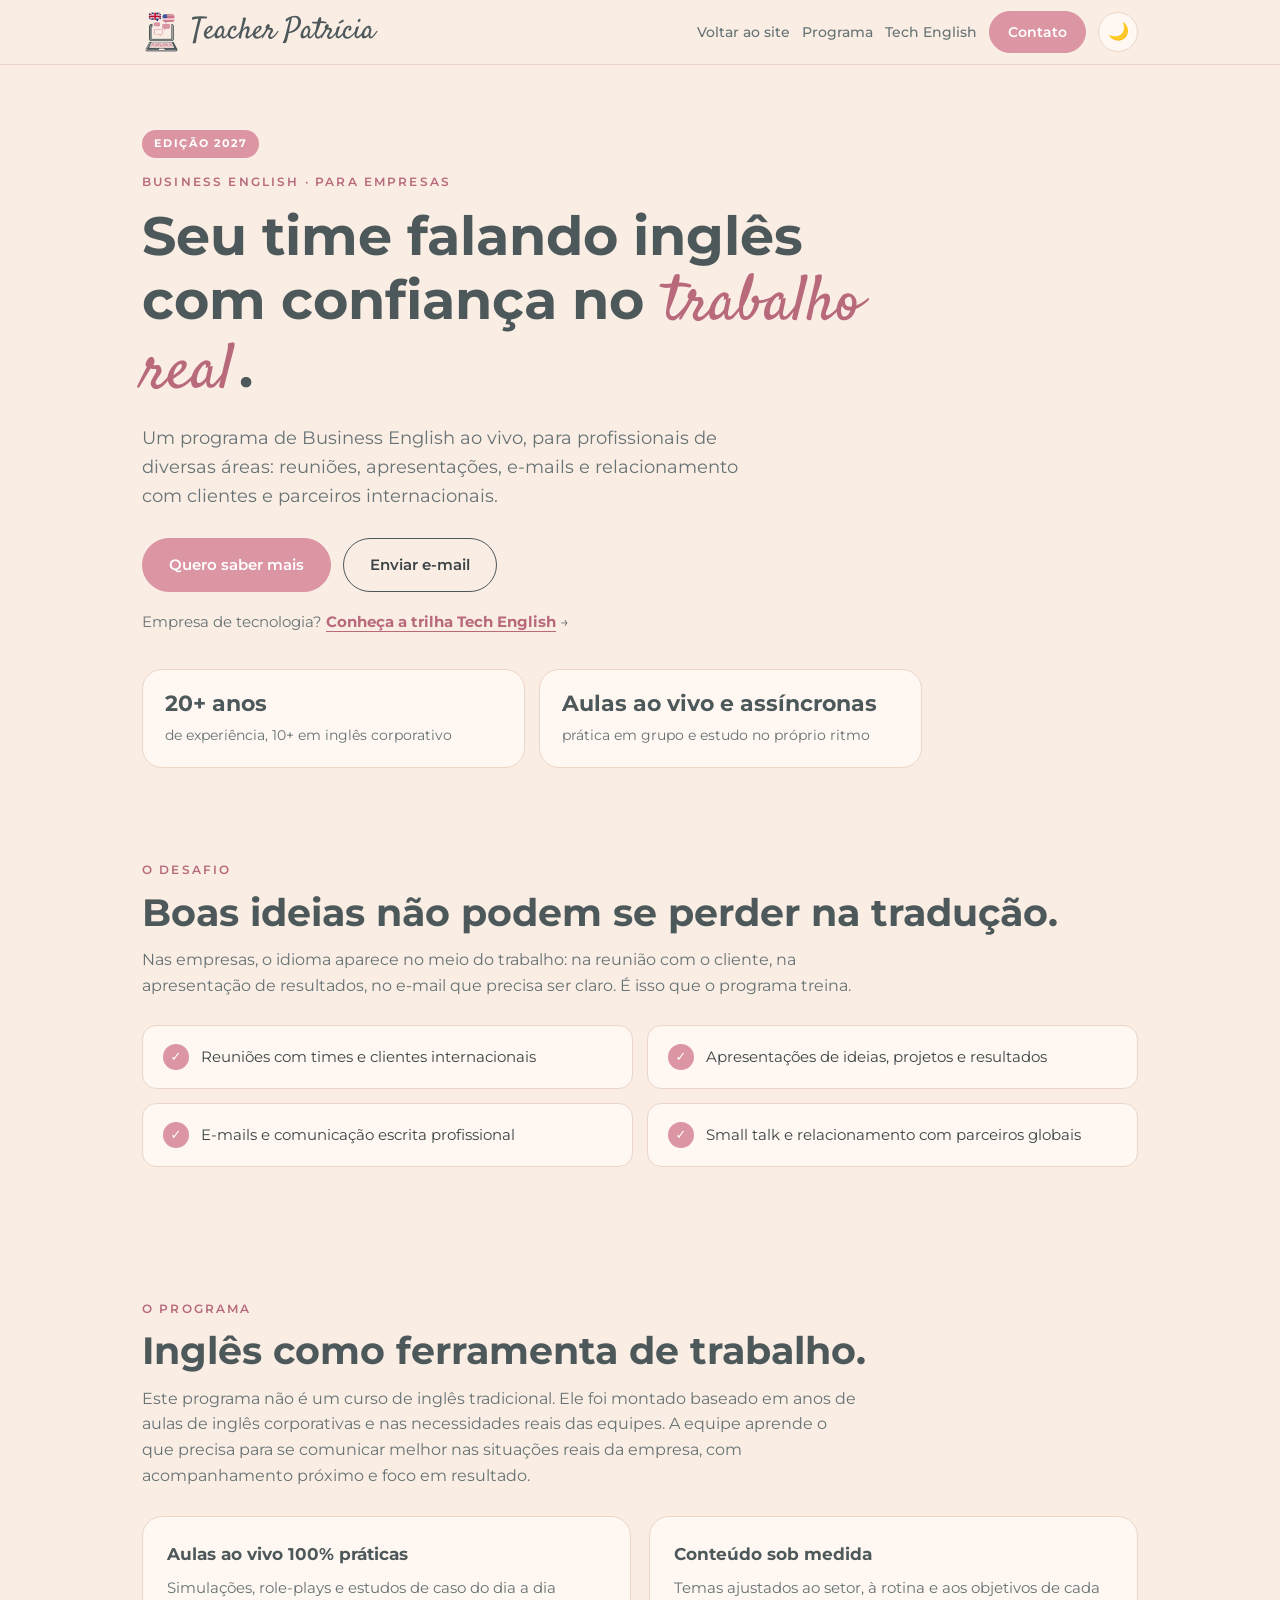
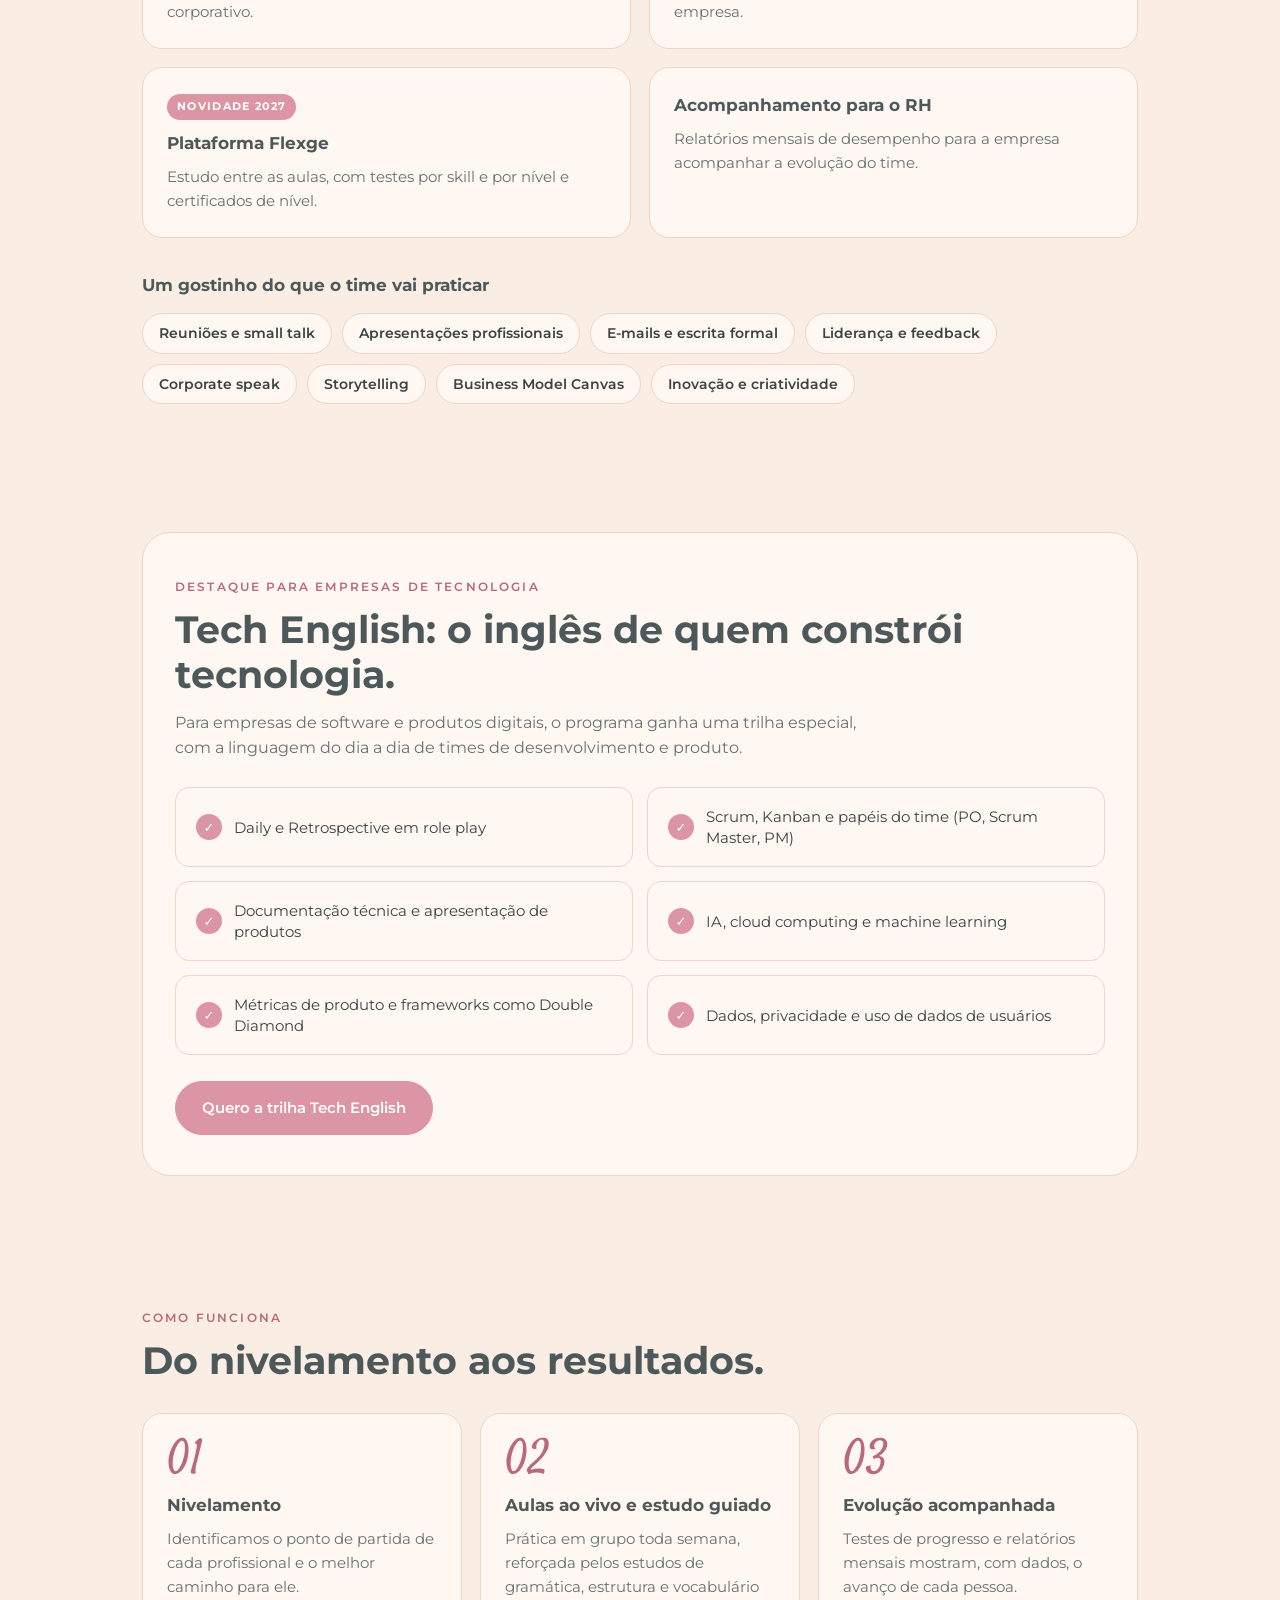
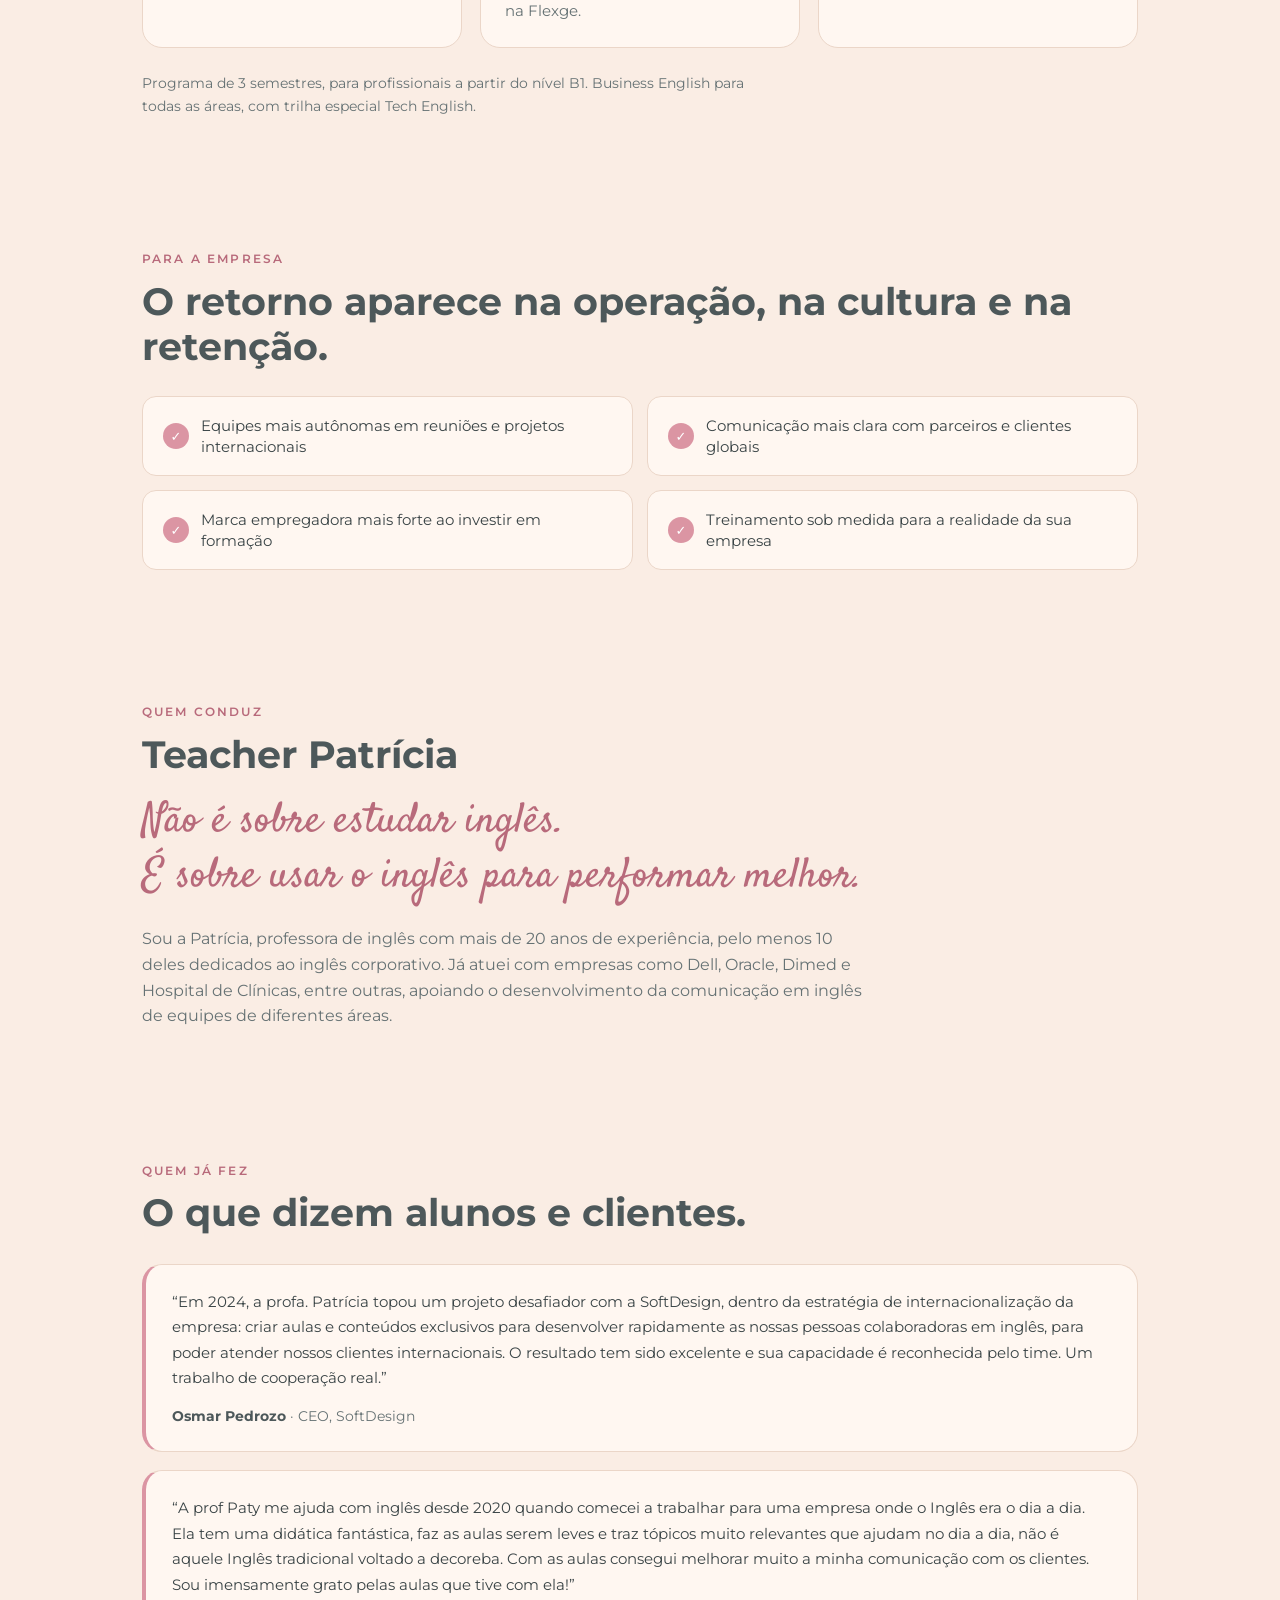
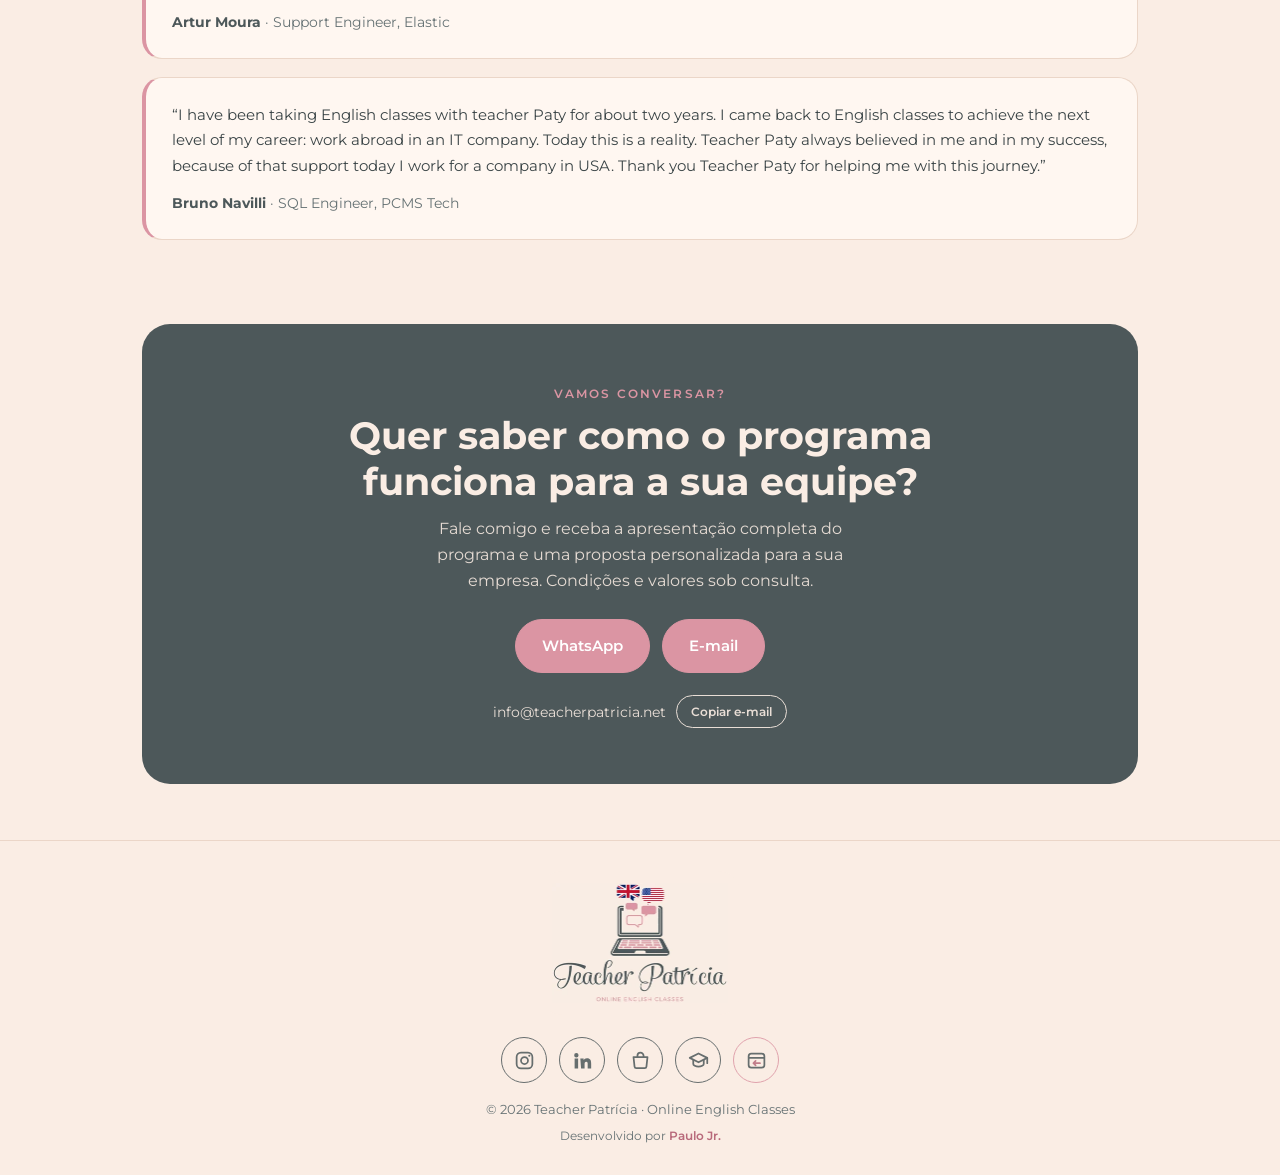
<file: empresa.html>
<!DOCTYPE html>
<html lang="pt-BR">

<head>
  <meta charset="utf-8">
  <meta name="viewport" content="width=device-width, initial-scale=1, viewport-fit=cover">
  <title>Business English para Empresas · Teacher Patrícia</title>
  <meta name="description"
    content="Programa de Business English ao vivo para equipes: reuniões, apresentações, e-mails e relacionamento com clientes internacionais, com trilha especial Tech English.">
  <link rel="icon" href="img/favicon.svg" type="image/svg+xml">
  <link rel="icon" href="img/favicon.ico" sizes="48x48">
  <link rel="apple-touch-icon" href="img/apple-touch-icon.png">
  <meta name="theme-color" content="#FAEDE4">
  <link rel="preconnect" href="https://fonts.googleapis.com">
  <link rel="preconnect" href="https://fonts.gstatic.com" crossorigin>
  <link href="https://fonts.googleapis.com/css2?family=Montserrat:wght@400;500;600;700&family=Satisfy&display=swap"
    rel="stylesheet">
  <link rel="stylesheet" href="css/style.css">
  <link rel="stylesheet" href="css/logo.css">
</head>

<body>

  <header class="header">
    <div class="wrap nav">
      <a class="logo" href="index.html">
        <span class="logo-mark"><img src="img/logo-icone.webp" width="33" height="40" alt=""></span>
        <span>Teacher Patrícia</span>
      </a>
      <div class="nav-r">
        <a class="nav-link" href="index.html">Voltar ao site</a>
        <a class="nav-link" href="#programa">Programa</a>
        <a class="nav-link" href="#tech">Tech English</a>
        <a class="btn btn-sm" href="#contato-empresa">Contato</a>
        <button id="theme" class="theme-btn" type="button" aria-label="Alternar tema claro/escuro">🌙</button>
      </div>
    </div>
  </header>

  <main class="wrap">

    <!-- HERO -->
    <section class="biz-hero">
      <span class="pill">Edição 2027</span>
      <span class="tag">Business English · Para empresas</span>
      <h1>Seu time falando inglês com confiança no <em>trabalho real</em>.</h1>
      <p class="lead">Um programa de Business English ao vivo, para profissionais de diversas áreas: reuniões,
        apresentações, e-mails e relacionamento com clientes e parceiros internacionais.</p>
      <div class="cta">
        <a class="btn"
          href="https://wa.me/5551989406926?text=Ol%C3%A1%20Teacher%20Patr%C3%ADcia!%20Quero%20saber%20mais%20sobre%20o%20programa%20de%20Business%20English%20para%20empresas."
          target="_blank" rel="noopener">Quero saber mais</a>
        <a class="btn btn-ghost"
          href="mailto:info@teacherpatricia.net?subject=Business%20English%20para%20empresas&body=Ol%C3%A1%2C%20Patr%C3%ADcia!%20Quero%20saber%20mais%20sobre%20o%20programa%20para%20a%20minha%20empresa.">Enviar
          e-mail</a>
      </div>
      <a class="text-link" href="#tech">Empresa de tecnologia? <b>Conheça a trilha Tech English</b> →</a>
      <div class="stat-cards">
        <div class="card"><b>20+ anos</b><span>de experiência, 10+ em inglês corporativo</span></div>
        <div class="card"><b>Aulas ao vivo e assíncronas</b><span>prática em grupo e estudo no próprio ritmo</span>
        </div>
      </div>
    </section>

    <!-- DESAFIO -->
    <section class="section reveal">
      <span class="tag">O desafio</span>
      <h2>Boas ideias não podem se perder na tradução.</h2>
      <p class="sub">Nas empresas, o idioma aparece no meio do trabalho: na reunião com o cliente, na apresentação de
        resultados, no e-mail que precisa ser claro. É isso que o programa treina.</p>
      <div class="fit cols-2">
        <div>Reuniões com times e clientes internacionais</div>
        <div>Apresentações de ideias, projetos e resultados</div>
        <div>E-mails e comunicação escrita profissional</div>
        <div>Small talk e relacionamento com parceiros globais</div>
      </div>
    </section>

    <!-- PROGRAMA -->
    <section id="programa" class="section reveal">
      <span class="tag">O programa</span>
      <h2>Inglês como ferramenta de trabalho.</h2>
      <p class="sub">Este programa não é um curso de inglês tradicional. Ele foi montado baseado em anos de aulas de
        inglês corporativas e nas necessidades reais das equipes. A equipe aprende o que precisa para se comunicar
        melhor nas situações reais da empresa, com acompanhamento próximo e foco em resultado.</p>
      <div class="grid-2">
        <div class="card">
          <h3>Aulas ao vivo 100% práticas</h3>
          <p>Simulações, role-plays e estudos de caso do dia a dia corporativo.</p>
        </div>
        <div class="card">
          <h3>Conteúdo sob medida</h3>
          <p>Temas ajustados ao setor, à rotina e aos objetivos de cada empresa.</p>
        </div>
        <div class="card"><span class="badge">Novidade 2027</span>
          <h3>Plataforma Flexge</h3>
          <p>Estudo entre as aulas, com testes por skill e por nível e certificados de nível.</p>
        </div>
        <div class="card">
          <h3>Acompanhamento para o RH</h3>
          <p>Relatórios mensais de desempenho para a empresa acompanhar a evolução do time.</p>
        </div>
      </div>
      <h3 class="chips-title">Um gostinho do que o time vai praticar</h3>
      <ul class="chips">
        <li>Reuniões e small talk</li>
        <li>Apresentações profissionais</li>
        <li>E-mails e escrita formal</li>
        <li>Liderança e feedback</li>
        <li>Corporate speak</li>
        <li>Storytelling</li>
        <li>Business Model Canvas</li>
        <li>Inovação e criatividade</li>
      </ul>
    </section>

    <!-- TECH ENGLISH -->
    <section id="tech" class="section reveal">
      <div class="tech-box">
        <span class="tag">Destaque para empresas de tecnologia</span>
        <h2>Tech English: o inglês de quem constrói tecnologia.</h2>
        <p class="sub">Para empresas de software e produtos digitais, o programa ganha uma trilha especial, com a
          linguagem do dia a dia de times de desenvolvimento e produto.</p>
        <div class="fit cols-2">
          <div>Daily e Retrospective em role play</div>
          <div>Scrum, Kanban e papéis do time (PO, Scrum Master, PM)</div>
          <div>Documentação técnica e apresentação de produtos</div>
          <div>IA, cloud computing e machine learning</div>
          <div>Métricas de produto e frameworks como Double Diamond</div>
          <div>Dados, privacidade e uso de dados de usuários</div>
        </div>
        <a class="btn"
          href="https://wa.me/5551989406926?text=Ol%C3%A1%20Teacher%20Patr%C3%ADcia!%20Quero%20saber%20mais%20sobre%20a%20trilha%20Tech%20English%20para%20a%20minha%20empresa."
          target="_blank" rel="noopener">Quero a trilha Tech English</a>
      </div>
    </section>

    <!-- COMO FUNCIONA -->
    <section class="section reveal">
      <span class="tag">Como funciona</span>
      <h2>Do nivelamento aos resultados.</h2>
      <div class="steps">
        <div class="card">
          <div class="num">01</div>
          <h3>Nivelamento</h3>
          <p>Identificamos o ponto de partida de cada profissional e o melhor caminho para ele.</p>
        </div>
        <div class="card">
          <div class="num">02</div>
          <h3>Aulas ao vivo e estudo guiado</h3>
          <p>Prática em grupo toda semana, reforçada pelos estudos de gramática, estrutura e vocabulário na Flexge.</p>
        </div>
        <div class="card">
          <div class="num">03</div>
          <h3>Evolução acompanhada</h3>
          <p>Testes de progresso e relatórios mensais mostram, com dados, o avanço de cada pessoa.</p>
        </div>
      </div>
      <p class="note">Programa de 3 semestres, para profissionais a partir do nível B1. Business English para todas as
        áreas, com trilha especial Tech English.</p>
    </section>

    <!-- PARA A EMPRESA -->
    <section class="section reveal">
      <span class="tag">Para a empresa</span>
      <h2>O retorno aparece na operação, na cultura e na retenção.</h2>
      <div class="fit cols-2">
        <div>Equipes mais autônomas em reuniões e projetos internacionais</div>
        <div>Comunicação mais clara com parceiros e clientes globais</div>
        <div>Marca empregadora mais forte ao investir em formação</div>
        <div>Treinamento sob medida para a realidade da sua empresa</div>
      </div>
    </section>

    <!-- QUEM CONDUZ -->
    <section class="section reveal">
      <span class="tag">Quem conduz</span>
      <h2>Teacher Patrícia</h2>
      <p class="script-quote">Não é sobre estudar inglês.<br>É sobre usar o inglês para performar melhor.</p>
      <p class="sub">Sou a Patrícia, professora de inglês com mais de 20 anos de experiência, pelo menos 10 deles
        dedicados ao inglês corporativo. Já atuei com empresas como Dell, Oracle, Dimed e Hospital de Clínicas, entre
        outras, apoiando o desenvolvimento da comunicação em inglês de equipes de diferentes áreas.</p>
    </section>

    <!-- DEPOIMENTOS -->
    <section class="section reveal">
      <span class="tag">Quem já fez</span>
      <h2>O que dizem alunos e clientes.</h2>
      <div class="quotes">
        <figure class="quote">
          <blockquote>“Em 2024, a profa. Patrícia topou um projeto desafiador com a SoftDesign, dentro da estratégia de
            internacionalização da empresa: criar aulas e conteúdos exclusivos para desenvolver rapidamente as nossas
            pessoas colaboradoras em inglês, para poder atender nossos clientes internacionais. O resultado tem sido
            excelente e sua capacidade é reconhecida pelo time. Um trabalho de cooperação real.”</blockquote>
          <figcaption><b>Osmar Pedrozo</b> · CEO, SoftDesign</figcaption>
        </figure>
        <figure class="quote">
          <blockquote>“A prof Paty me ajuda com inglês desde 2020 quando comecei a trabalhar para uma empresa onde o
            Inglês era o dia a dia. Ela tem uma didática fantástica, faz as aulas serem leves e traz tópicos muito
            relevantes que ajudam no dia a dia, não é aquele Inglês tradicional voltado a decoreba. Com as aulas
            consegui melhorar muito a minha comunicação com os clientes. Sou imensamente grato pelas aulas que tive com
            ela!”</blockquote>
          <figcaption><b>Artur Moura</b> · Support Engineer, Elastic</figcaption>
        </figure>
        <figure class="quote" lang="en">
          <blockquote>“I have been taking English classes with teacher Paty for about two years. I came back to English
            classes to achieve the next level of my career: work abroad in an IT company. Today this is a reality.
            Teacher Paty always believed in me and in my success, because of that support today I work for a company in
            USA. Thank you Teacher Paty for helping me with this journey.”</blockquote>
          <figcaption><b>Bruno Navilli</b> · SQL Engineer, PCMS Tech</figcaption>
        </figure>
      </div>
    </section>

    <!-- CONTATO -->
    <section id="contato-empresa" class="final reveal">
      <span class="tag">Vamos conversar?</span>
      <h2>Quer saber como o programa funciona para a sua equipe?</h2>
      <p>Fale comigo e receba a apresentação completa do programa e uma proposta personalizada para a sua empresa.
        Condições e valores sob consulta.</p>
      <div class="contact-btns">
        <a class="btn"
          href="https://wa.me/5551989406926?text=Ol%C3%A1%20Teacher%20Patr%C3%ADcia!%20Quero%20receber%20a%20apresenta%C3%A7%C3%A3o%20do%20programa%20de%20Business%20English%20para%20a%20minha%20empresa."
          target="_blank" rel="noopener">WhatsApp</a>
        <a class="btn"
          href="mailto:info@teacherpatricia.net?subject=Business%20English%20para%20empresas&body=Ol%C3%A1%2C%20Patr%C3%ADcia!%20Quero%20receber%20a%20apresenta%C3%A7%C3%A3o%20do%20programa%20para%20a%20minha%20empresa.">E-mail</a>
      </div>
      <p class="mail-line">
        <span>info@teacherpatricia.net</span>
        <button class="copy-btn" type="button" data-copy="info@teacherpatricia.net">Copiar e-mail</button>
      </p>
      <span class="sr-only" id="copy-status" role="status" aria-live="polite"></span>
    </section>

  </main>

  <footer class="footer">
    <a class="foot-brand" href="index.html" aria-label="Teacher Patrícia · Online English Classes, voltar ao site">
      <img src="img/logo-completa.webp" width="176" height="120" alt="Teacher Patrícia · Online English Classes"
        loading="lazy">
    </a>
    <div class="social">
      <a href="https://instagram.com/teacherpatricia.insta" target="_blank" rel="noopener" aria-label="Instagram"
        data-tip="Instagram">
        <svg viewBox="0 0 24 24" aria-hidden="true">
          <rect x="3" y="3" width="18" height="18" rx="5" fill="none" stroke="currentColor" stroke-width="2" />
          <circle cx="12" cy="12" r="4" fill="none" stroke="currentColor" stroke-width="2" />
          <circle cx="17.5" cy="6.5" r="1.2" fill="currentColor" />
        </svg>
      </a>
      <a href="https://www.linkedin.com/in/teacherpatricianet/" target="_blank" rel="noopener" aria-label="LinkedIn"
        data-tip="LinkedIn">
        <svg viewBox="0 0 24 24" aria-hidden="true">
          <path fill="currentColor"
            d="M4.98 3.5a2.5 2.5 0 1 1 0 5 2.5 2.5 0 0 1 0-5zM3 9.75h4V21H3zM9.5 9.75h3.8v1.6h.05c.53-1 1.83-2.05 3.77-2.05 4.03 0 4.78 2.65 4.78 6.1V21h-4v-4.9c0-1.17-.02-2.67-1.63-2.67-1.63 0-1.88 1.27-1.88 2.59V21h-4z" />
        </svg>
      </a>
      <a href="loja.html" target="_blank" rel="noopener" aria-label="Loja" data-tip="Loja">
        <svg viewBox="0 0 24 24" aria-hidden="true">
          <path d="M4 8h16l-1.2 11a2 2 0 0 1-2 1.8H7.2a2 2 0 0 1-2-1.8L4 8z" fill="none" stroke="currentColor"
            stroke-width="2" stroke-linejoin="round" />
          <path d="M8.5 8V6.5a3.5 3.5 0 0 1 7 0V8" fill="none" stroke="currentColor" stroke-width="2" />
        </svg>
      </a>
      <a href="flexge.html" target="_blank" rel="noopener" aria-label="Flexge" data-tip="Flexge">
        <svg viewBox="0 0 24 24" aria-hidden="true">
          <path d="M12 4L2 9l10 5 10-5-10-5z" fill="none" stroke="currentColor" stroke-width="2"
            stroke-linejoin="round" />
          <path d="M6 11.5V16c0 1.5 2.7 3 6 3s6-1.5 6-3v-4.5M22 9v6" fill="none" stroke="currentColor" stroke-width="2"
            stroke-linecap="round" stroke-linejoin="round" />
        </svg>
      </a>
      <a class="back" href="index.html" aria-label="Voltar ao site" data-tip="Voltar ao site">
        <svg viewBox="0 0 24 24" aria-hidden="true">
          <rect x="3" y="4" width="18" height="16" rx="3" fill="none" stroke="currentColor" stroke-width="2" />
          <path d="M3 9h18" fill="none" stroke="currentColor" stroke-width="2" />
          <path d="M16 15H8.5M11 12.5L8.5 15l2.5 2.5" fill="none" stroke-width="2" stroke-linecap="round"
            stroke-linejoin="round" style="stroke:var(--pink-strong)" />
        </svg>
      </a>
    </div>
    <p>© <span id="year"></span> Teacher Patrícia · Online English Classes</p>
    <p class="dev">Desenvolvido por <a href="https://github.com/PauloFOJr" target="_blank" rel="noopener">Paulo Jr.</a>
    </p>
  </footer>

  <script src="js/main.js"></script>
</body>

</html>
</file>
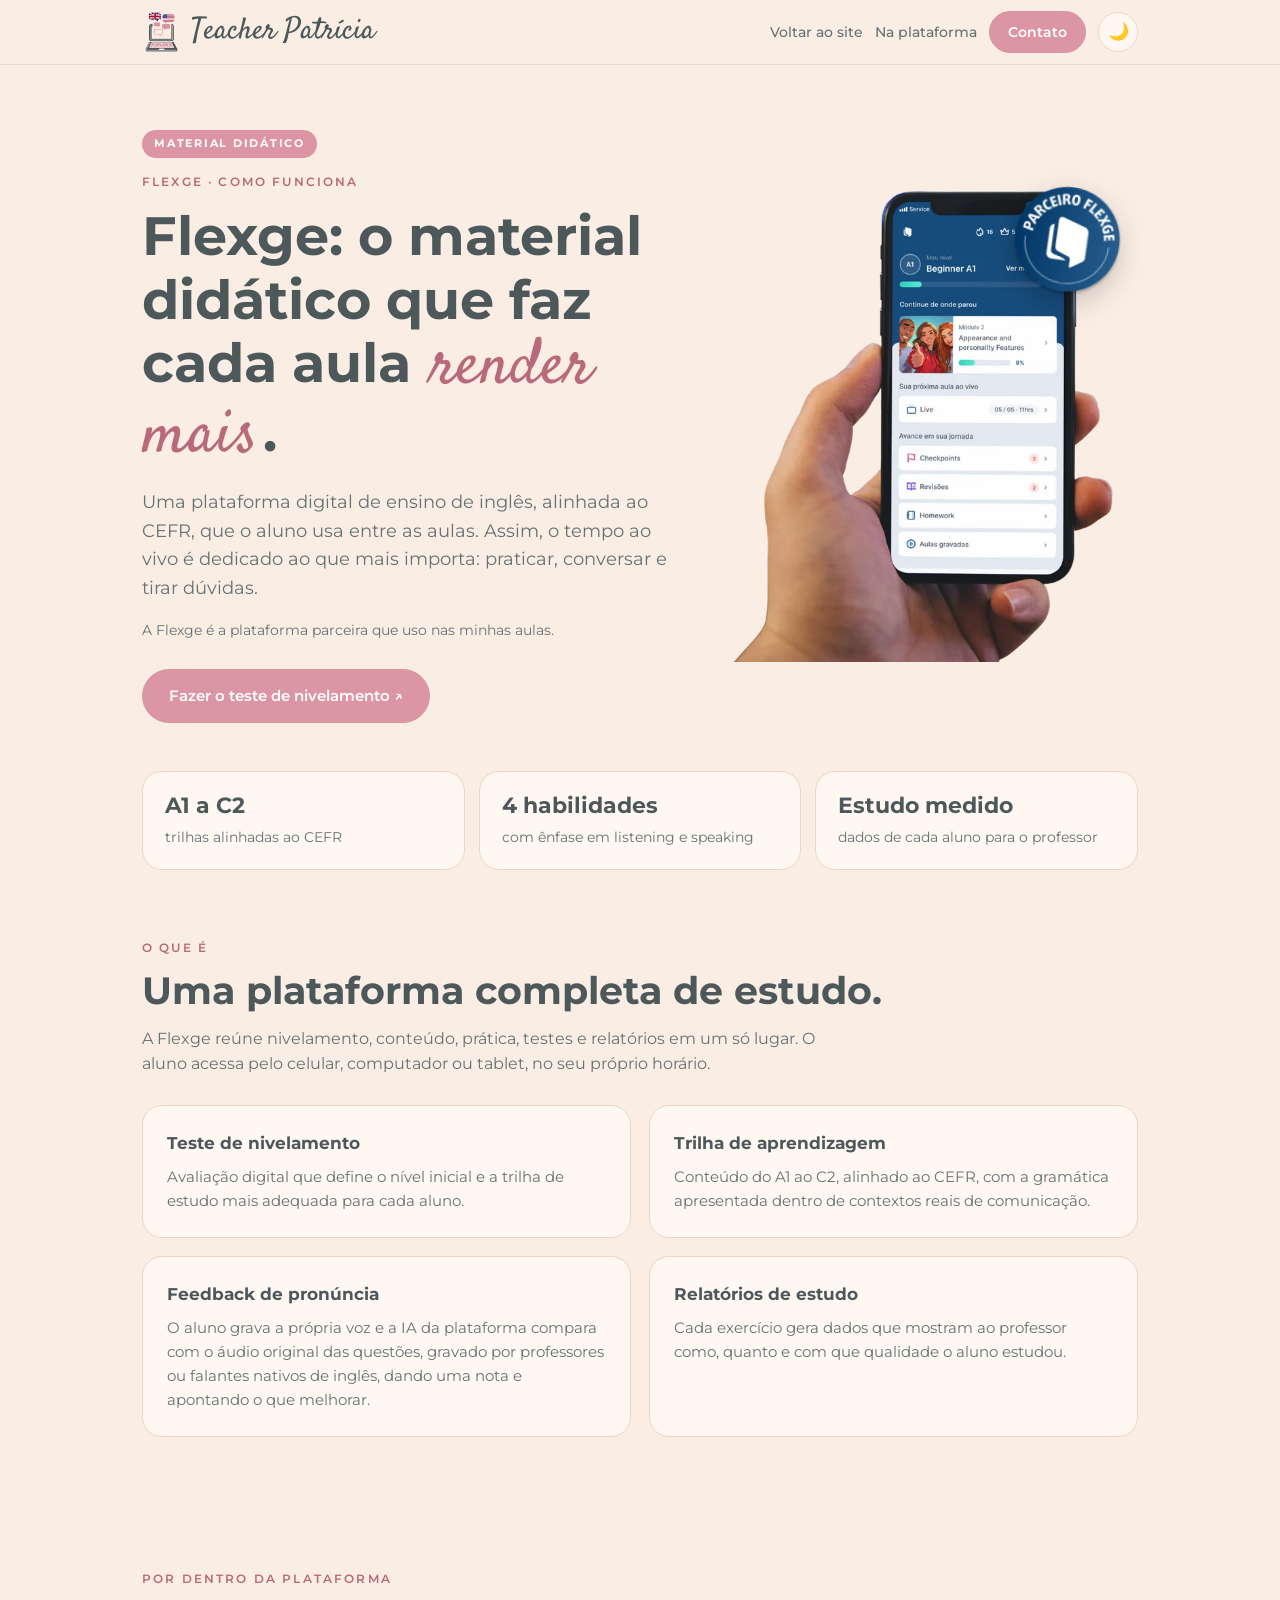
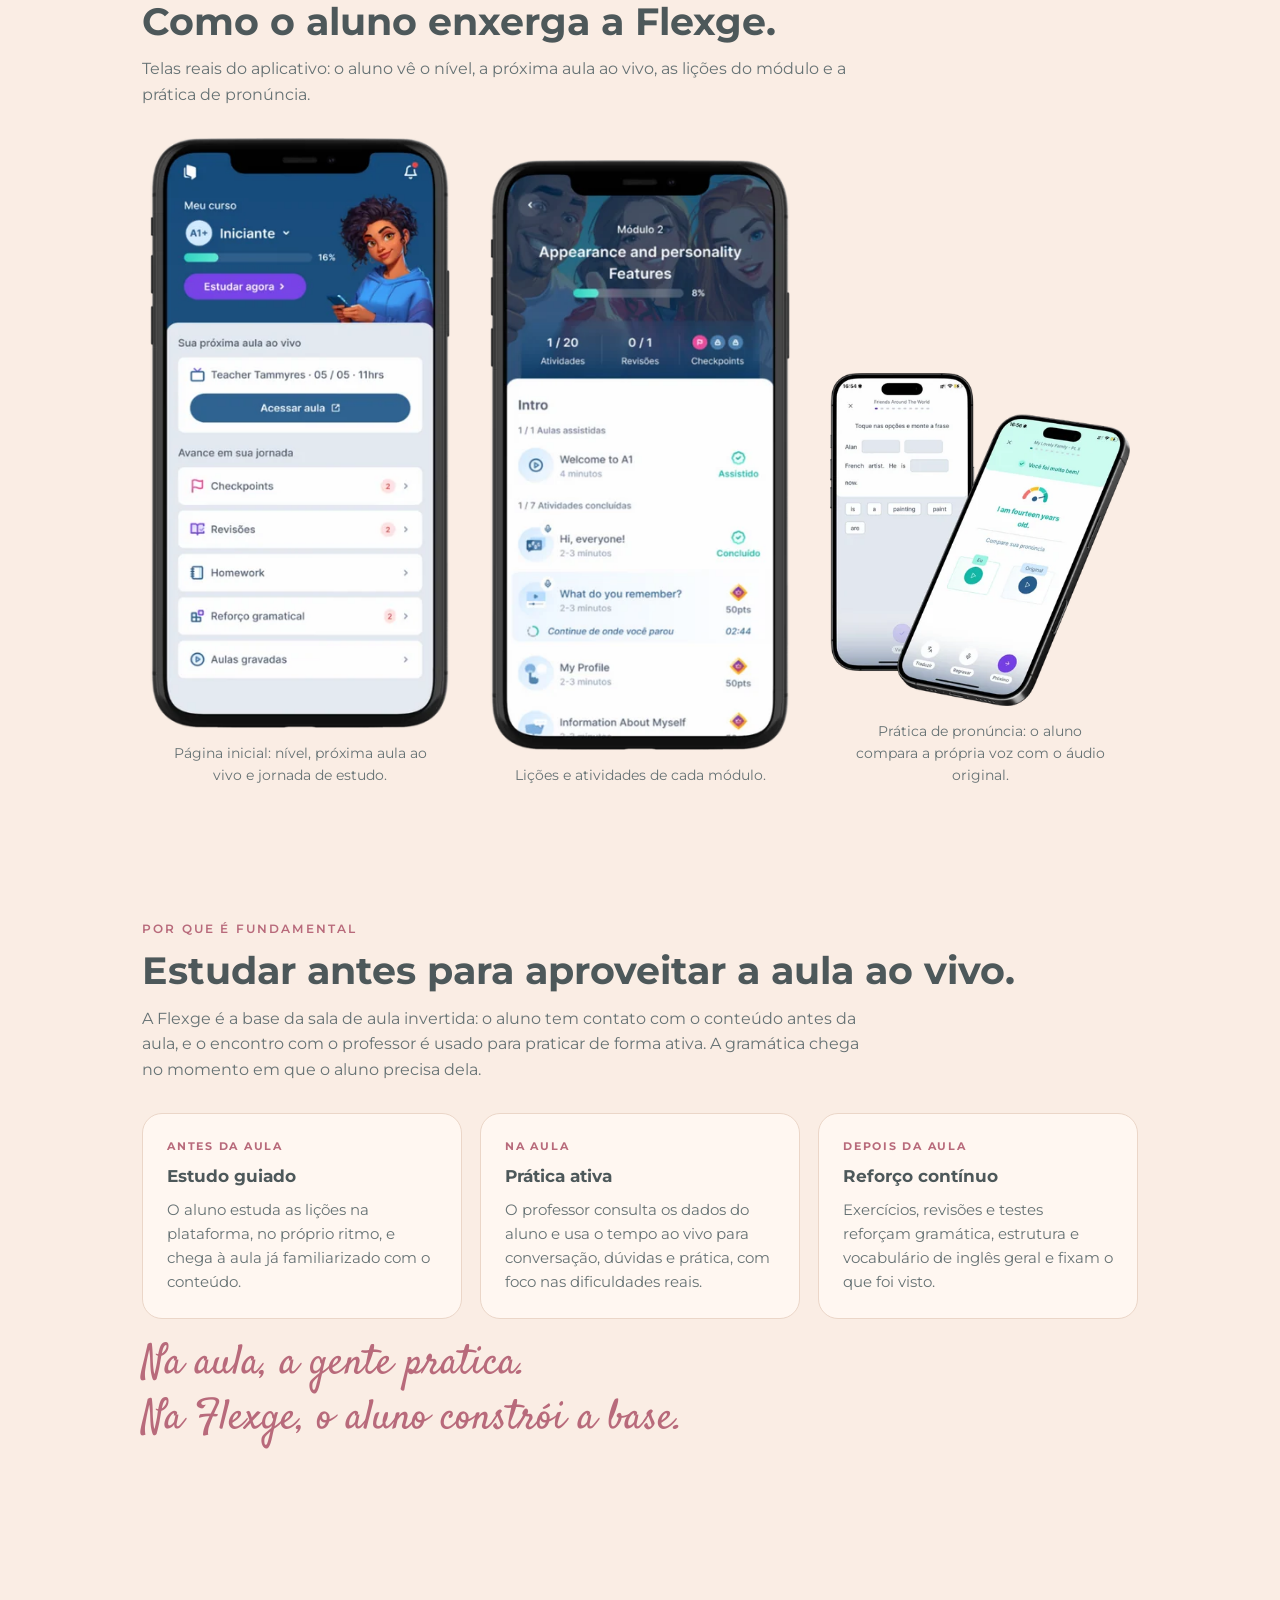
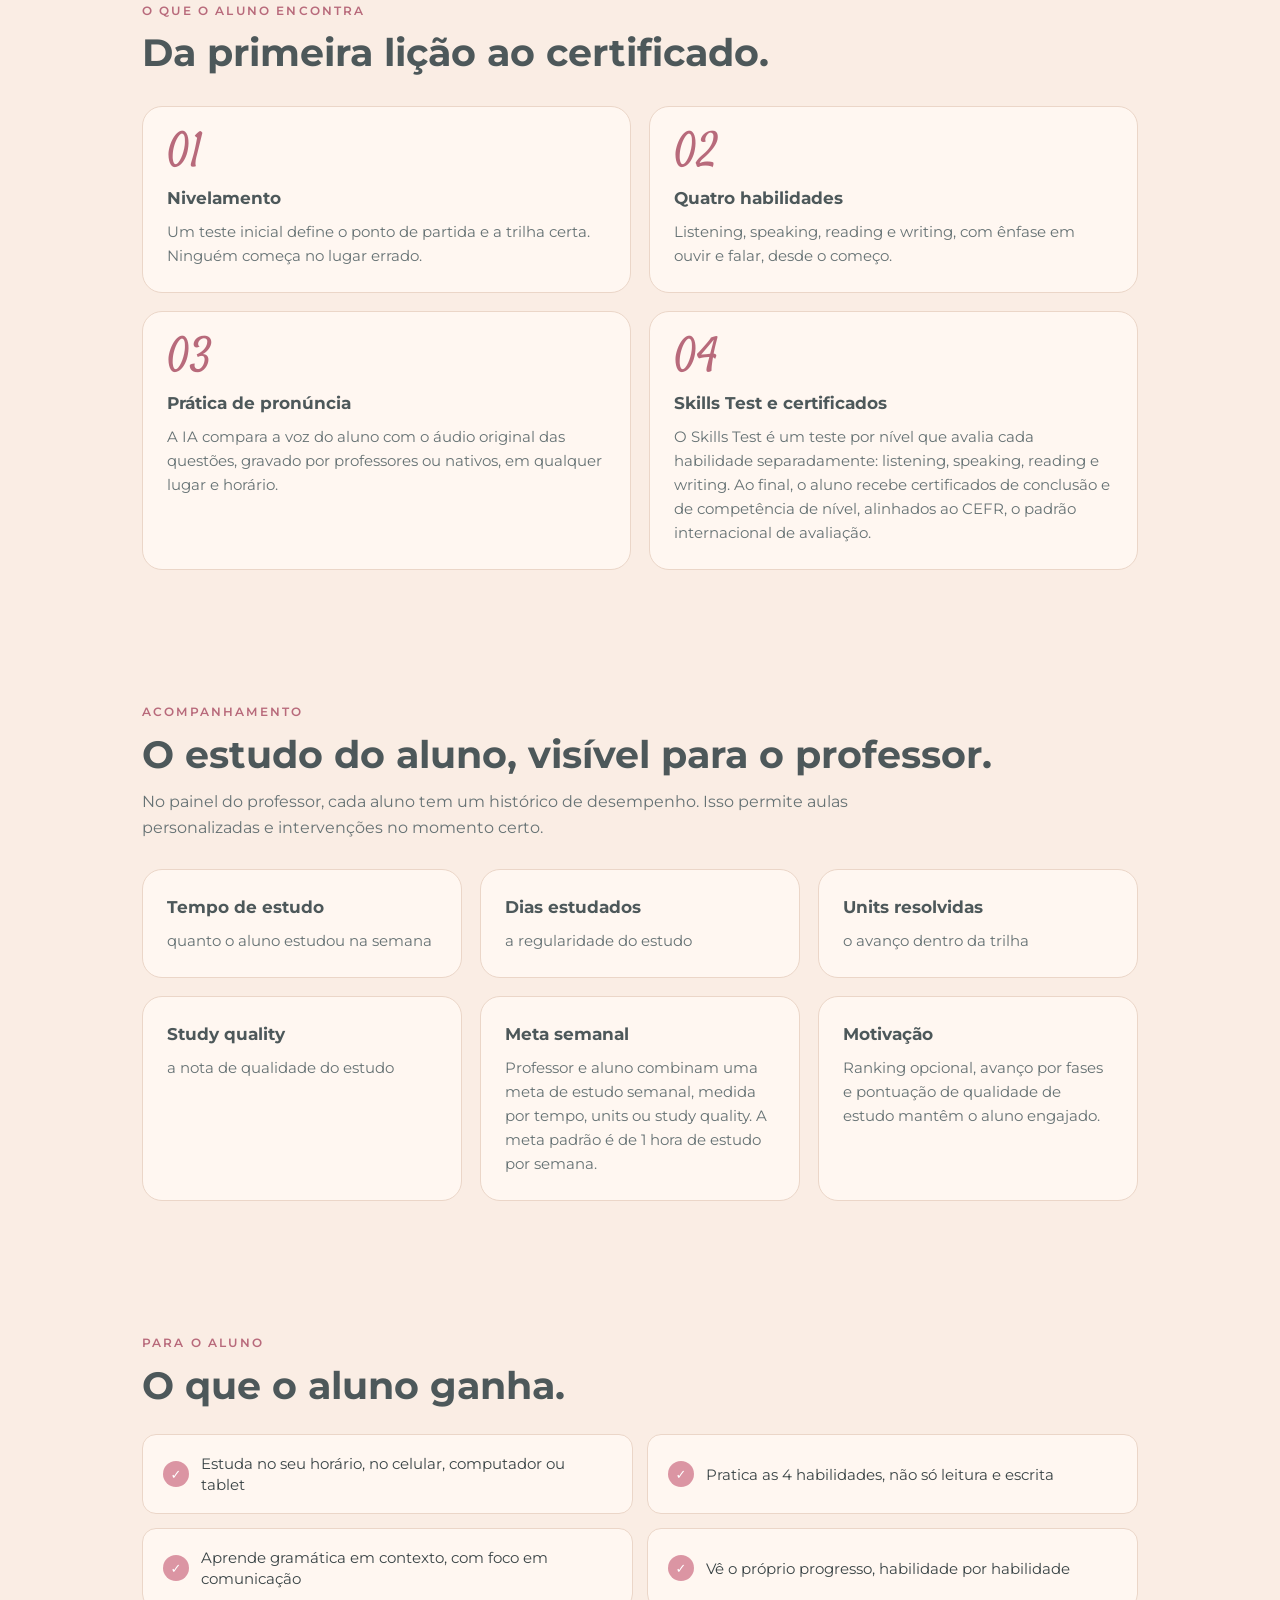
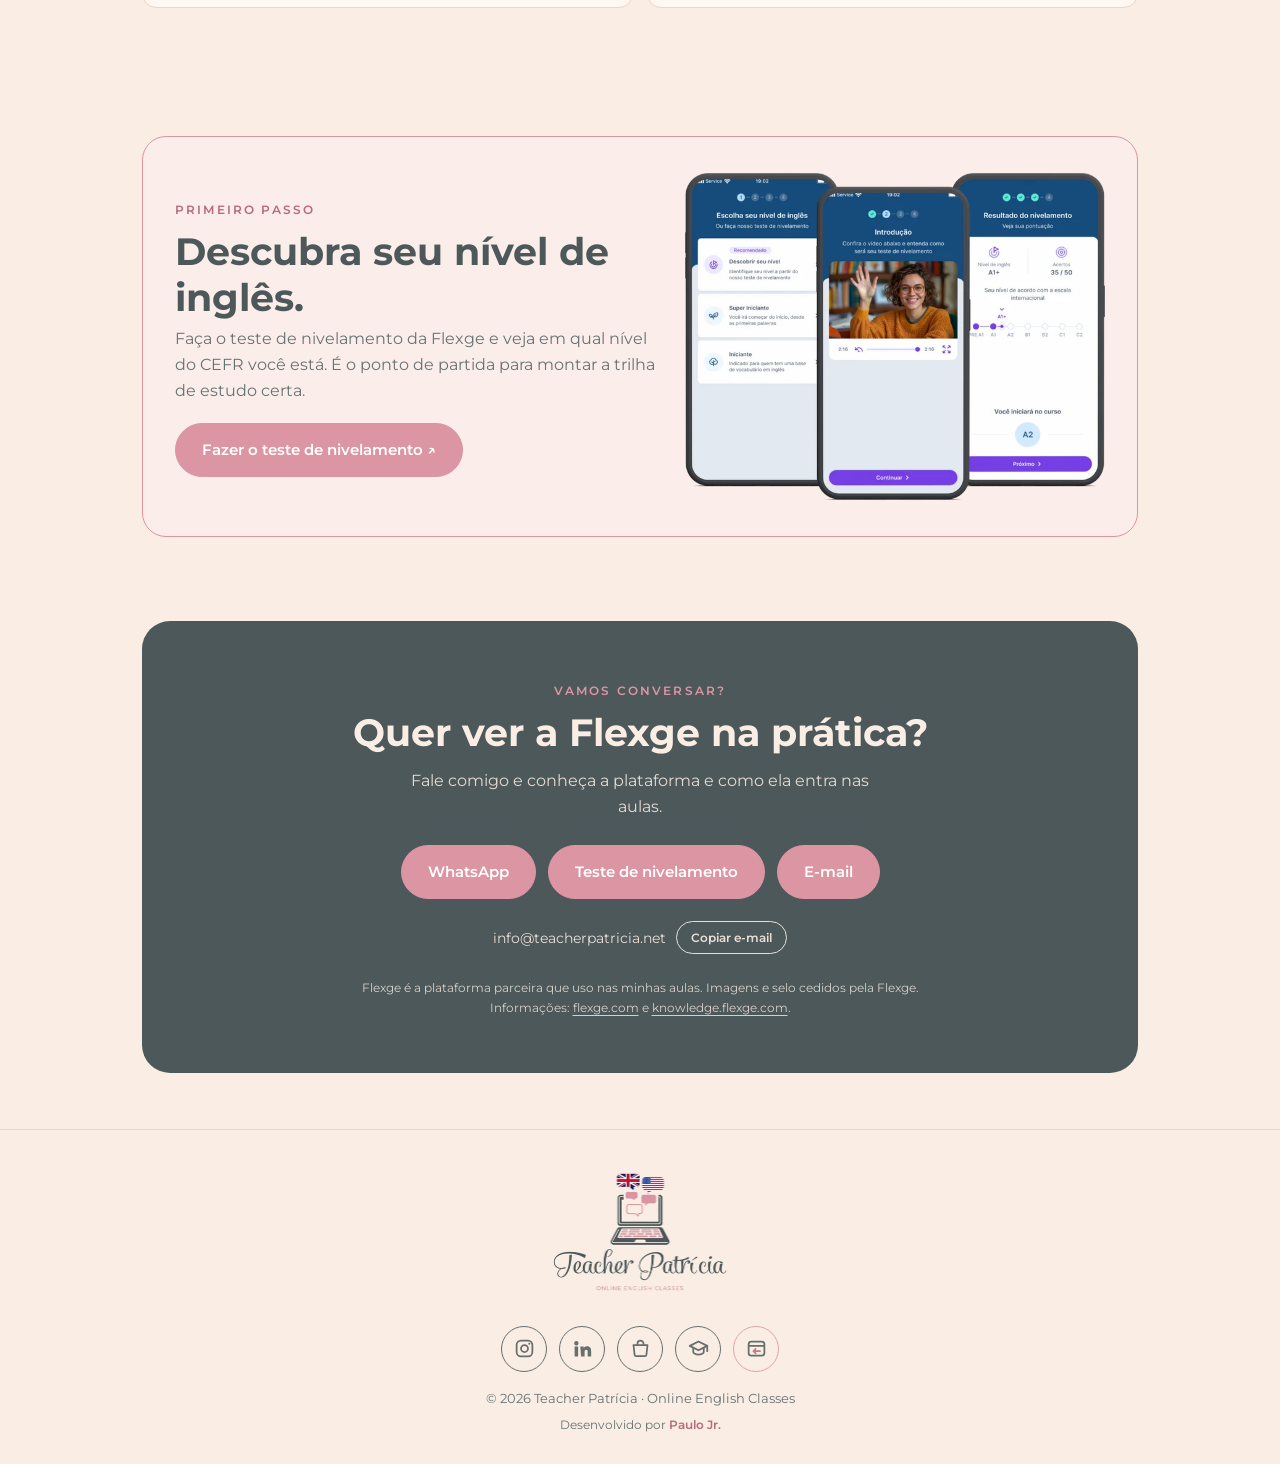
<file: flexge.html>
<!DOCTYPE html>
<html lang="pt-BR">

<head>
  <meta charset="utf-8">
  <meta name="viewport" content="width=device-width, initial-scale=1, viewport-fit=cover">
  <title>Flexge: o material didático das aulas · Teacher Patrícia</title>
  <meta name="description"
    content="Conheça a Flexge, a plataforma digital de ensino de inglês alinhada ao CEFR que o aluno usa entre as aulas: nivelamento, trilha A1 a C2, pronúncia com IA e relatórios.">
  <link rel="icon" href="img/favicon.svg" type="image/svg+xml">
  <link rel="icon" href="img/favicon.ico" sizes="48x48">
  <link rel="apple-touch-icon" href="img/apple-touch-icon.png">
  <meta name="theme-color" content="#FAEDE4">
  <link rel="preconnect" href="https://fonts.googleapis.com">
  <link rel="preconnect" href="https://fonts.gstatic.com" crossorigin>
  <link href="https://fonts.googleapis.com/css2?family=Montserrat:wght@400;500;600;700&family=Satisfy&display=swap"
    rel="stylesheet">
  <link rel="stylesheet" href="css/style.css">
  <link rel="stylesheet" href="css/logo.css">
</head>

<body>

  <header class="header">
    <div class="wrap nav">
      <a class="logo" href="index.html">
        <span class="logo-mark"><img src="img/logo-icone.webp" width="33" height="40" alt=""></span>
        <span>Teacher Patrícia</span>
      </a>
      <div class="nav-r">
        <a class="nav-link" href="index.html">Voltar ao site</a>
        <a class="nav-link" href="#plataforma">Na plataforma</a>
        <a class="btn btn-sm" href="#contato-flexge">Contato</a>
        <button id="theme" class="theme-btn" type="button" aria-label="Alternar tema claro/escuro">🌙</button>
      </div>
    </div>
  </header>

  <main class="wrap" id="top">

    <!-- HERO -->
    <section class="flx-hero">
      <div>
        <span class="pill">Material didático</span>
        <span class="tag">Flexge · Como funciona</span>
        <h1>Flexge: o material didático que faz cada aula <em>render mais</em>.</h1>
        <p class="lead">Uma plataforma digital de ensino de inglês, alinhada ao CEFR, que o aluno usa entre as aulas.
          Assim, o tempo ao vivo é dedicado ao que mais importa: praticar, conversar e tirar dúvidas.</p>
        <p class="note">A Flexge é a plataforma parceira que uso nas minhas aulas.</p>
        <div class="cta">
          <a class="btn" href="https://student.flexge.com/v2/placement/teacherpatricia.net" target="_blank"
            rel="noopener">Fazer o teste de nivelamento ↗</a>
        </div>
      </div>
      <div class="flx-photo">
        <img src="img/flexge/hero-celular.webp" width="560" height="694"
          alt="Mão segurando um celular com o aplicativo da Flexge">
        <img class="flx-seal" src="img/flexge/selo-escuro.webp" width="110" height="110" alt="Selo Parceiro Flexge">
      </div>
    </section>

    <div class="stat-cards three">
      <div class="card"><b>A1 a C2</b><span>trilhas alinhadas ao CEFR</span></div>
      <div class="card"><b>4 habilidades</b><span>com ênfase em listening e speaking</span></div>
      <div class="card"><b>Estudo medido</b><span>dados de cada aluno para o professor</span></div>
    </div>

    <!-- O QUE É -->
    <section class="section reveal">
      <span class="tag">O que é</span>
      <h2>Uma plataforma completa de estudo.</h2>
      <p class="sub">A Flexge reúne nivelamento, conteúdo, prática, testes e relatórios em um só lugar. O aluno acessa
        pelo celular, computador ou tablet, no seu próprio horário.</p>
      <div class="grid-2">
        <div class="card">
          <h3>Teste de nivelamento</h3>
          <p>Avaliação digital que define o nível inicial e a trilha de estudo mais adequada para cada aluno.</p>
        </div>
        <div class="card">
          <h3>Trilha de aprendizagem</h3>
          <p>Conteúdo do A1 ao C2, alinhado ao CEFR, com a gramática apresentada dentro de contextos reais de
            comunicação.</p>
        </div>
        <div class="card">
          <h3>Feedback de pronúncia</h3>
          <p>O aluno grava a própria voz e a IA da plataforma compara com o áudio original das questões, gravado por
            professores ou falantes nativos de inglês, dando uma nota e apontando o que melhorar.</p>
        </div>
        <div class="card">
          <h3>Relatórios de estudo</h3>
          <p>Cada exercício gera dados que mostram ao professor como, quanto e com que qualidade o aluno estudou.</p>
        </div>
      </div>
    </section>

    <!-- POR DENTRO DA PLATAFORMA -->
    <section id="plataforma" class="section reveal">
      <span class="tag">Por dentro da plataforma</span>
      <h2>Como o aluno enxerga a Flexge.</h2>
      <p class="sub">Telas reais do aplicativo: o aluno vê o nível, a próxima aula ao vivo, as lições do módulo e a
        prática de pronúncia.</p>
      <div class="phones">
        <figure><img src="img/flexge/app-inicio.webp" width="340" height="670" loading="lazy"
            alt="Tela inicial do aplicativo Flexge com nível, próxima aula ao vivo e jornada de estudo">
          <figcaption>Página inicial: nível, próxima aula ao vivo e jornada de estudo.</figcaption>
        </figure>
        <figure><img src="img/flexge/app-licoes.webp" width="340" height="670" loading="lazy"
            alt="Tela de lições e atividades de um módulo da Flexge">
          <figcaption>Lições e atividades de cada módulo.</figcaption>
        </figure>
        <figure><img src="img/flexge/app-pronuncia.webp" width="420" height="465" loading="lazy"
            alt="Telas de prática de pronúncia da Flexge">
          <figcaption>Prática de pronúncia: o aluno compara a própria voz com o áudio original.</figcaption>
        </figure>
      </div>
    </section>

    <!-- POR QUE É FUNDAMENTAL -->
    <section class="section reveal">
      <span class="tag">Por que é fundamental</span>
      <h2>Estudar antes para aproveitar a aula ao vivo.</h2>
      <p class="sub">A Flexge é a base da sala de aula invertida: o aluno tem contato com o conteúdo antes da aula, e o
        encontro com o professor é usado para praticar de forma ativa. A gramática chega no momento em que o aluno
        precisa dela.</p>
      <div class="steps">
        <div class="card"><span class="eyebrow">Antes da aula</span>
          <h3>Estudo guiado</h3>
          <p>O aluno estuda as lições na plataforma, no próprio ritmo, e chega à aula já familiarizado com o conteúdo.
          </p>
        </div>
        <div class="card"><span class="eyebrow">Na aula</span>
          <h3>Prática ativa</h3>
          <p>O professor consulta os dados do aluno e usa o tempo ao vivo para conversação, dúvidas e prática, com foco
            nas dificuldades reais.</p>
        </div>
        <div class="card"><span class="eyebrow">Depois da aula</span>
          <h3>Reforço contínuo</h3>
          <p>Exercícios, revisões e testes reforçam gramática, estrutura e vocabulário de inglês geral e fixam o que foi
            visto.</p>
        </div>
      </div>
      <p class="script-quote">Na aula, a gente pratica.<br>Na Flexge, o aluno constrói a base.</p>
    </section>

    <!-- O QUE O ALUNO ENCONTRA -->
    <section class="section reveal">
      <span class="tag">O que o aluno encontra</span>
      <h2>Da primeira lição ao certificado.</h2>
      <div class="steps four">
        <div class="card">
          <div class="num">01</div>
          <h3>Nivelamento</h3>
          <p>Um teste inicial define o ponto de partida e a trilha certa. Ninguém começa no lugar errado.</p>
        </div>
        <div class="card">
          <div class="num">02</div>
          <h3>Quatro habilidades</h3>
          <p>Listening, speaking, reading e writing, com ênfase em ouvir e falar, desde o começo.</p>
        </div>
        <div class="card">
          <div class="num">03</div>
          <h3>Prática de pronúncia</h3>
          <p>A IA compara a voz do aluno com o áudio original das questões, gravado por professores ou nativos, em
            qualquer lugar e horário.</p>
        </div>
        <div class="card">
          <div class="num">04</div>
          <h3>Skills Test e certificados</h3>
          <p>O Skills Test é um teste por nível que avalia cada habilidade separadamente: listening, speaking, reading e
            writing. Ao final, o aluno recebe certificados de conclusão e de competência de nível, alinhados ao CEFR, o
            padrão internacional de avaliação.</p>
        </div>
      </div>
    </section>

    <!-- ACOMPANHAMENTO -->
    <section class="section reveal">
      <span class="tag">Acompanhamento</span>
      <h2>O estudo do aluno, visível para o professor.</h2>
      <p class="sub">No painel do professor, cada aluno tem um histórico de desempenho. Isso permite aulas
        personalizadas e intervenções no momento certo.</p>
      <div class="grid-3">
        <div class="card">
          <h3>Tempo de estudo</h3>
          <p>quanto o aluno estudou na semana</p>
        </div>
        <div class="card">
          <h3>Dias estudados</h3>
          <p>a regularidade do estudo</p>
        </div>
        <div class="card">
          <h3>Units resolvidas</h3>
          <p>o avanço dentro da trilha</p>
        </div>
        <div class="card">
          <h3>Study quality</h3>
          <p>a nota de qualidade do estudo</p>
        </div>
        <div class="card">
          <h3>Meta semanal</h3>
          <p>Professor e aluno combinam uma meta de estudo semanal, medida por tempo, units ou study quality. A meta
            padrão é de 1 hora de estudo por semana.</p>
        </div>
        <div class="card">
          <h3>Motivação</h3>
          <p>Ranking opcional, avanço por fases e pontuação de qualidade de estudo mantêm o aluno engajado.</p>
        </div>
      </div>
    </section>

    <!-- PARA O ALUNO -->
    <section class="section reveal">
      <span class="tag">Para o aluno</span>
      <h2>O que o aluno ganha.</h2>
      <div class="fit cols-2">
        <div>Estuda no seu horário, no celular, computador ou tablet</div>
        <div>Pratica as 4 habilidades, não só leitura e escrita</div>
        <div>Aprende gramática em contexto, com foco em comunicação</div>
        <div>Vê o próprio progresso, habilidade por habilidade</div>
      </div>
    </section>

    <!-- PRIMEIRO PASSO -->
    <section class="section reveal">
      <div class="store level step-one">
        <div>
          <span class="tag">Primeiro passo</span>
          <h2>Descubra seu nível de inglês.</h2>
          <p class="sub">Faça o teste de nivelamento da Flexge e veja em qual nível do CEFR você está. É o ponto de
            partida para montar a trilha de estudo certa.</p>
          <a class="btn" href="https://student.flexge.com/v2/placement/teacherpatricia.net" target="_blank"
            rel="noopener">Fazer o teste de nivelamento ↗</a>
        </div>
        <img src="img/flexge/teste-nivelamento.webp" width="680" height="529" loading="lazy"
          alt="Telas do teste de nivelamento da Flexge">
      </div>
    </section>

    <!-- CONTATO -->
    <section id="contato-flexge" class="final reveal">
      <span class="tag">Vamos conversar?</span>
      <h2>Quer ver a Flexge na prática?</h2>
      <p>Fale comigo e conheça a plataforma e como ela entra nas aulas.</p>
      <div class="contact-btns">
        <a class="btn"
          href="https://wa.me/5551989406926?text=Ol%C3%A1%20Teacher%20Patr%C3%ADcia!%20Quero%20conhecer%20a%20Flexge%20na%20pr%C3%A1tica."
          target="_blank" rel="noopener">WhatsApp</a>
        <a class="btn" href="https://student.flexge.com/v2/placement/teacherpatricia.net" target="_blank"
          rel="noopener">Teste de nivelamento</a>
        <a class="btn"
          href="mailto:info@teacherpatricia.net?subject=Conhecer%20a%20Flexge&body=Ol%C3%A1%2C%20Patr%C3%ADcia!%20Quero%20conhecer%20a%20Flexge%20na%20pr%C3%A1tica.">E-mail</a>
      </div>
      <p class="mail-line">
        <span>info@teacherpatricia.net</span>
        <button class="copy-btn" type="button" data-copy="info@teacherpatricia.net">Copiar e-mail</button>
      </p>
      <span class="sr-only" id="copy-status" role="status" aria-live="polite"></span>
      <small class="fine">Flexge é a plataforma parceira que uso nas minhas aulas. Imagens e selo cedidos pela Flexge.
        Informações: <a href="https://flexge.com" target="_blank" rel="noopener">flexge.com</a> e <a
          href="https://knowledge.flexge.com" target="_blank" rel="noopener">knowledge.flexge.com</a>.</small>
    </section>

  </main>

  <footer class="footer">
    <a class="foot-brand" href="index.html" aria-label="Teacher Patrícia · Online English Classes, voltar ao site">
      <img src="img/logo-completa.webp" width="176" height="120" alt="Teacher Patrícia · Online English Classes"
        loading="lazy">
    </a>
    <div class="social">
      <a href="https://instagram.com/teacherpatricia.insta" target="_blank" rel="noopener" aria-label="Instagram"
        data-tip="Instagram">
        <svg viewBox="0 0 24 24" aria-hidden="true">
          <rect x="3" y="3" width="18" height="18" rx="5" fill="none" stroke="currentColor" stroke-width="2" />
          <circle cx="12" cy="12" r="4" fill="none" stroke="currentColor" stroke-width="2" />
          <circle cx="17.5" cy="6.5" r="1.2" fill="currentColor" />
        </svg>
      </a>
      <a href="https://www.linkedin.com/in/teacherpatricianet/" target="_blank" rel="noopener" aria-label="LinkedIn"
        data-tip="LinkedIn">
        <svg viewBox="0 0 24 24" aria-hidden="true">
          <path fill="currentColor"
            d="M4.98 3.5a2.5 2.5 0 1 1 0 5 2.5 2.5 0 0 1 0-5zM3 9.75h4V21H3zM9.5 9.75h3.8v1.6h.05c.53-1 1.83-2.05 3.77-2.05 4.03 0 4.78 2.65 4.78 6.1V21h-4v-4.9c0-1.17-.02-2.67-1.63-2.67-1.63 0-1.88 1.27-1.88 2.59V21h-4z" />
        </svg>
      </a>
      <a href="loja.html" target="_blank" rel="noopener" aria-label="Loja" data-tip="Loja">
        <svg viewBox="0 0 24 24" aria-hidden="true">
          <path d="M4 8h16l-1.2 11a2 2 0 0 1-2 1.8H7.2a2 2 0 0 1-2-1.8L4 8z" fill="none" stroke="currentColor"
            stroke-width="2" stroke-linejoin="round" />
          <path d="M8.5 8V6.5a3.5 3.5 0 0 1 7 0V8" fill="none" stroke="currentColor" stroke-width="2" />
        </svg>
      </a>
      <a href="#top" aria-label="Voltar ao topo" data-tip="Voltar ao topo">
        <svg viewBox="0 0 24 24" aria-hidden="true">
          <path d="M12 4L2 9l10 5 10-5-10-5z" fill="none" stroke="currentColor" stroke-width="2"
            stroke-linejoin="round" />
          <path d="M6 11.5V16c0 1.5 2.7 3 6 3s6-1.5 6-3v-4.5M22 9v6" fill="none" stroke="currentColor" stroke-width="2"
            stroke-linecap="round" stroke-linejoin="round" />
        </svg>
      </a>
      <a class="back" href="index.html" aria-label="Voltar ao site" data-tip="Voltar ao site">
        <svg viewBox="0 0 24 24" aria-hidden="true">
          <rect x="3" y="4" width="18" height="16" rx="3" fill="none" stroke="currentColor" stroke-width="2" />
          <path d="M3 9h18" fill="none" stroke="currentColor" stroke-width="2" />
          <path d="M16 15H8.5M11 12.5L8.5 15l2.5 2.5" fill="none" stroke-width="2" stroke-linecap="round"
            stroke-linejoin="round" style="stroke:var(--pink-strong)" />
        </svg>
      </a>
    </div>
    <p>© <span id="year"></span> Teacher Patrícia · Online English Classes</p>
    <p class="dev">Desenvolvido por <a href="https://github.com/PauloFOJr" target="_blank" rel="noopener">Paulo Jr.</a>
    </p>
  </footer>

  <script src="js/main.js"></script>
</body>

</html>
</file>
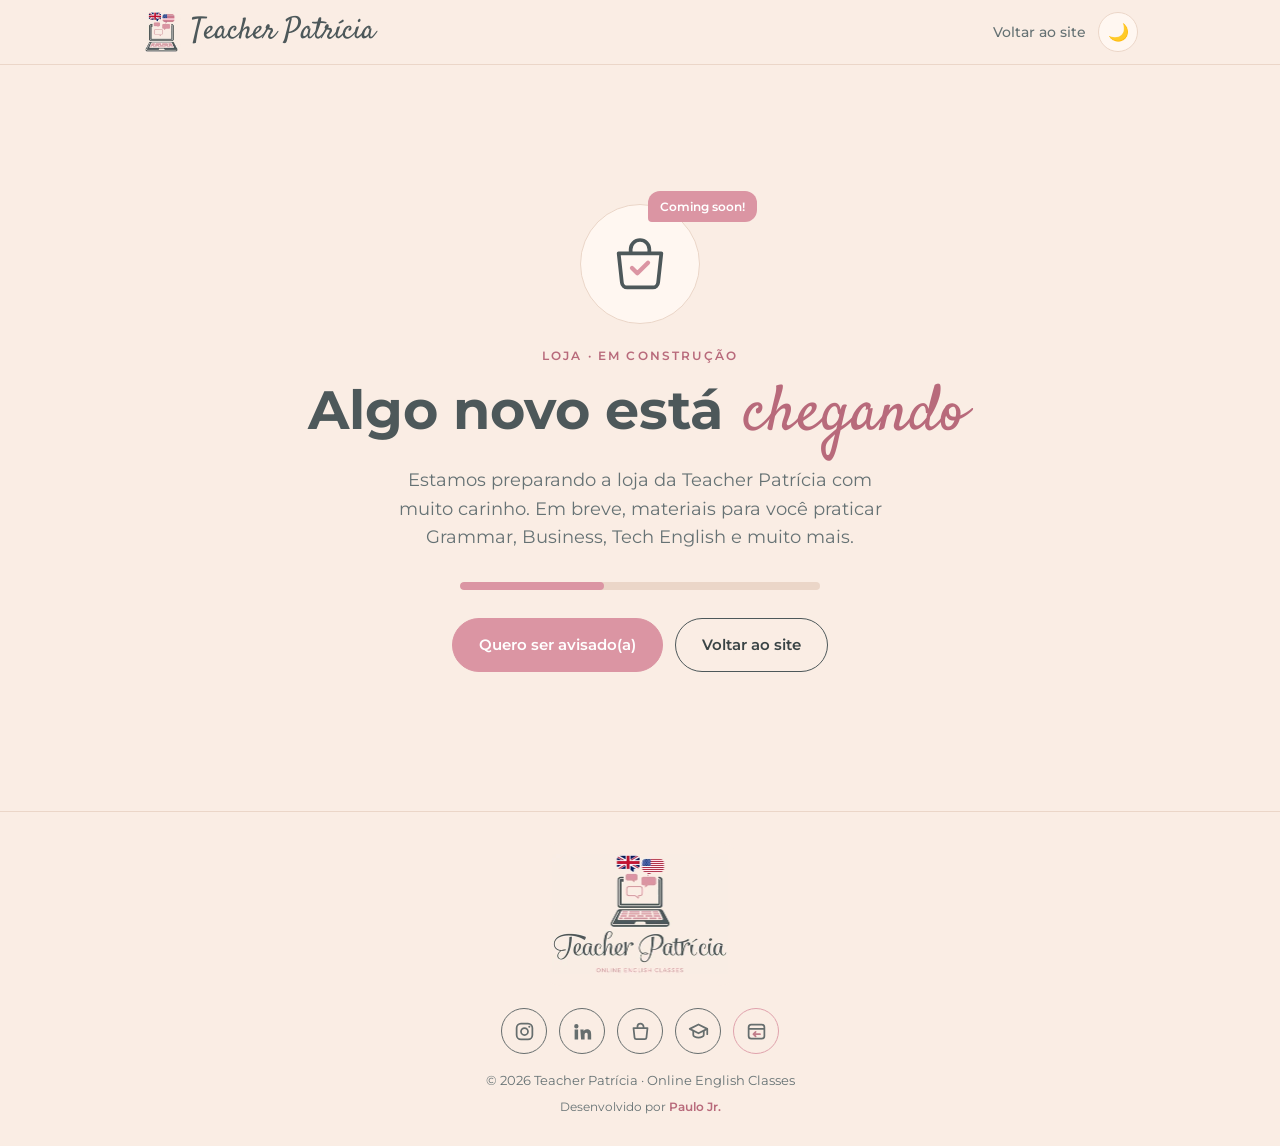
<file: loja.html>
<!DOCTYPE html>
<html lang="pt-BR">

<head>
  <meta charset="utf-8">
  <meta name="viewport" content="width=device-width, initial-scale=1, viewport-fit=cover">
  <title>Loja em construção · Teacher Patrícia</title>
  <meta name="description"
    content="A loja da Teacher Patrícia está em construção. Em breve, materiais para você praticar Business e Tech English no seu ritmo.">
  <meta name="robots" content="noindex">
  <link rel="icon" href="img/favicon.svg" type="image/svg+xml">
  <link rel="icon" href="img/favicon.ico" sizes="48x48">
  <link rel="apple-touch-icon" href="img/apple-touch-icon.png">
  <meta name="theme-color" content="#FAEDE4">
  <link rel="preconnect" href="https://fonts.googleapis.com">
  <link rel="preconnect" href="https://fonts.gstatic.com" crossorigin>
  <link href="https://fonts.googleapis.com/css2?family=Montserrat:wght@400;500;600;700&family=Satisfy&display=swap"
    rel="stylesheet">
  <link rel="stylesheet" href="css/style.css">
  <link rel="stylesheet" href="css/logo.css">
</head>

<body>

  <header class="header">
    <div class="wrap nav">
      <a class="logo" href="index.html">
        <span class="logo-mark"><img src="img/logo-icone.webp" width="33" height="40" alt=""></span>
        <span>Teacher Patrícia</span>
      </a>
      <div class="nav-r">
        <a class="nav-link" href="index.html">Voltar ao site</a>
        <button id="theme" class="theme-btn" type="button" aria-label="Alternar tema claro/escuro">🌙</button>
      </div>
    </div>
  </header>

  <main class="wrap" id="top">
    <section class="status">
      <div class="status-art" aria-hidden="true">
        <span class="status-bubble">Coming soon!</span>
        <svg viewBox="0 0 24 24">
          <path d="M4 8h16l-1.2 11a2 2 0 0 1-2 1.8H7.2a2 2 0 0 1-2-1.8L4 8z" fill="none" stroke="currentColor"
            stroke-width="1.4" stroke-linejoin="round" />
          <path d="M8.5 8V6.5a3.5 3.5 0 0 1 7 0V8" fill="none" stroke="currentColor" stroke-width="1.4" />
          <path d="M9 13.5l2 2 4-4" fill="none" stroke="var(--pink)" stroke-width="1.6" stroke-linecap="round"
            stroke-linejoin="round" />
        </svg>
      </div>

      <span class="tag">Loja · Em construção</span>
      <h1>Algo novo está <em>chegando</em></h1>
      <p class="lead">Estamos preparando a loja da Teacher Patrícia com muito carinho. Em breve, materiais para você
        praticar Grammar, Business, Tech English e muito mais.</p>

      <div class="progress" role="img" aria-label="Loja em construção"><span></span></div>

      <div class="cta">
        <a class="btn"
          href="https://wa.me/5551989406926?text=Ol%C3%A1%20Teacher%20Patr%C3%ADcia!%20Quero%20ser%20avisado(a)%20quando%20a%20loja%20abrir."
          target="_blank" rel="noopener">Quero ser avisado(a)</a>
        <a class="btn btn-ghost" href="index.html">Voltar ao site</a>
      </div>
    </section>
  </main>

  <footer class="footer">
    <a class="foot-brand" href="index.html" aria-label="Teacher Patrícia · Online English Classes, voltar ao site">
      <img src="img/logo-completa.webp" width="176" height="120" alt="Teacher Patrícia · Online English Classes"
        loading="lazy">
    </a>
    <div class="social">
      <a href="https://instagram.com/teacherpatricia.insta" target="_blank" rel="noopener" aria-label="Instagram"
        data-tip="Instagram">
        <svg viewBox="0 0 24 24" aria-hidden="true">
          <rect x="3" y="3" width="18" height="18" rx="5" fill="none" stroke="currentColor" stroke-width="2" />
          <circle cx="12" cy="12" r="4" fill="none" stroke="currentColor" stroke-width="2" />
          <circle cx="17.5" cy="6.5" r="1.2" fill="currentColor" />
        </svg>
      </a>
      <a href="https://www.linkedin.com/in/teacherpatricianet/" target="_blank" rel="noopener" aria-label="LinkedIn"
        data-tip="LinkedIn">
        <svg viewBox="0 0 24 24" aria-hidden="true">
          <path fill="currentColor"
            d="M4.98 3.5a2.5 2.5 0 1 1 0 5 2.5 2.5 0 0 1 0-5zM3 9.75h4V21H3zM9.5 9.75h3.8v1.6h.05c.53-1 1.83-2.05 3.77-2.05 4.03 0 4.78 2.65 4.78 6.1V21h-4v-4.9c0-1.17-.02-2.67-1.63-2.67-1.63 0-1.88 1.27-1.88 2.59V21h-4z" />
        </svg>
      </a>
      <a href="#top" aria-label="Voltar ao topo" data-tip="Voltar ao topo">
        <svg viewBox="0 0 24 24" aria-hidden="true">
          <path d="M4 8h16l-1.2 11a2 2 0 0 1-2 1.8H7.2a2 2 0 0 1-2-1.8L4 8z" fill="none" stroke="currentColor"
            stroke-width="2" stroke-linejoin="round" />
          <path d="M8.5 8V6.5a3.5 3.5 0 0 1 7 0V8" fill="none" stroke="currentColor" stroke-width="2" />
        </svg>
      </a>
      <a href="flexge.html" target="_blank" rel="noopener" aria-label="Flexge" data-tip="Flexge">
        <svg viewBox="0 0 24 24" aria-hidden="true">
          <path d="M12 4L2 9l10 5 10-5-10-5z" fill="none" stroke="currentColor" stroke-width="2"
            stroke-linejoin="round" />
          <path d="M6 11.5V16c0 1.5 2.7 3 6 3s6-1.5 6-3v-4.5M22 9v6" fill="none" stroke="currentColor" stroke-width="2"
            stroke-linecap="round" stroke-linejoin="round" />
        </svg>
      </a>
      <a class="back" href="index.html" aria-label="Voltar ao site" data-tip="Voltar ao site">
        <svg viewBox="0 0 24 24" aria-hidden="true">
          <rect x="3" y="4" width="18" height="16" rx="3" fill="none" stroke="currentColor" stroke-width="2" />
          <path d="M3 9h18" fill="none" stroke="currentColor" stroke-width="2" />
          <path d="M16 15H8.5M11 12.5L8.5 15l2.5 2.5" fill="none" stroke-width="2" stroke-linecap="round"
            stroke-linejoin="round" style="stroke:var(--pink-strong)" />
        </svg>
      </a>
    </div>
    <p>© <span id="year"></span> Teacher Patrícia · Online English Classes</p>
    <p class="dev">Desenvolvido por <a href="https://github.com/PauloFOJr" target="_blank" rel="noopener">Paulo Jr.</a>
    </p>
  </footer>

  <script src="js/main.js"></script>
</body>

</html>
</file>
<file: css/style.css>
/* ==========================================================
   Teacher Patrícia · Landing page
   Paleta: #4D585A (ardósia) · #DB95A3 (rosa) · #FAEDE4 (creme)
   Tipografia: Satisfy (script) + Montserrat (texto)
   ========================================================== */

/* ---------- Tokens de tema ---------- */
:root{
  --bg:#FAEDE4;
  --surface:#FFF7F1;
  --text:#3A4446;
  --muted:#667274;
  --slate:#4D585A;
  --pink:#DB95A3;
  --pink-strong:#B86A7B;
  --line:#EBD6C8;
  --on-pink:#FFFFFF;
  --on-slate:#FAEDE4;
  --terminal:#4D585A;

  --script:"Satisfy",cursive;
  --script-2:"Satisfy",cursive;
  --sans:"Montserrat",system-ui,-apple-system,"Segoe UI",sans-serif;

  box-sizing:border-box;
  padding-top:env(safe-area-inset-top,0px);
  padding-bottom:env(safe-area-inset-bottom,0px);
}
@media (prefers-color-scheme:dark){
  :root:not([data-theme="light"]){
    --bg:#1B2224;--surface:#252E30;--text:#F3E6DC;--muted:#A9B5B6;--slate:#F3E6DC;
    --pink:#DB95A3;--pink-strong:#E6A6B3;--line:#37444A;--on-pink:#1B2224;--on-slate:#F3E6DC;--terminal:#0F1517;
  }
}
:root[data-theme="dark"]{
  --bg:#1B2224;--surface:#252E30;--text:#F3E6DC;--muted:#A9B5B6;--slate:#F3E6DC;
  --pink:#DB95A3;--pink-strong:#E6A6B3;--line:#37444A;--on-pink:#1B2224;--on-slate:#F3E6DC;--terminal:#0F1517;
}

/* ---------- Base ---------- */
*,*::before,*::after{box-sizing:border-box}
html{scroll-behavior:smooth;scroll-padding-top:calc(72px + env(safe-area-inset-top,0px))}
body{margin:0;background:var(--bg);color:var(--text);font-family:var(--sans);line-height:1.6;transition:background .3s,color .3s}
button{font:inherit;cursor:pointer}
img,svg{max-width:100%;display:block}
.wrap{max-width:1040px;margin:0 auto;padding:0 22px}

/* ---------- Header ---------- */
.header{position:sticky;top:env(safe-area-inset-top,0px);z-index:20;background:color-mix(in srgb,var(--bg) 88%,transparent);backdrop-filter:blur(10px);-webkit-backdrop-filter:blur(10px);border-bottom:1px solid var(--line)}
.nav{display:flex;align-items:center;justify-content:space-between;height:64px}
.logo{font-family:var(--script);font-size:30px;line-height:1;color:var(--slate);text-decoration:none;white-space:nowrap}
.nav-r{display:flex;align-items:center;gap:12px}
.nav-link{color:var(--muted);text-decoration:none;font-size:14px;font-weight:500}
.nav-link:hover{color:var(--text)}
@media(max-width:640px){.nav-link{display:none}}
.theme-btn{width:40px;height:40px;border-radius:50%;border:1px solid var(--line);background:var(--surface);color:var(--text);font-size:17px;line-height:1}

/* ---------- Botões ---------- */
.btn{display:inline-block;background:var(--pink);color:var(--on-pink);padding:14px 26px;border-radius:999px;font-weight:600;font-size:15px;text-decoration:none;border:1.5px solid var(--pink);transition:transform .2s,box-shadow .2s}
.btn:hover{transform:translateY(-2px);box-shadow:0 10px 24px -12px var(--pink-strong)}
.btn-ghost{background:transparent;color:var(--text);border-color:var(--slate)}
.btn-no-ghost{background:var(--slate);color:var(--on-pink);border-color:var(--slate)}
.btn-sm{padding:9px 18px;font-size:14px}

/* ---------- Tipografia ---------- */
.tag{display:inline-block;font-size:12px;letter-spacing:.18em;text-transform:uppercase;font-weight:600;color:var(--pink-strong)}
h1,h2,h3{color:var(--slate);margin:0}
h1{font-size:clamp(32px,5.2vw,54px);line-height:1.18;margin:14px 0 18px;font-weight:700}
h1 em{font-family:var(--script);font-style:normal;font-weight:400;color:var(--pink-strong);font-size:1.2em;line-height:1;padding:0 .08em}
h2{font-size:clamp(26px,4vw,38px);line-height:1.2;margin:8px 0 12px}
h3{font-size:17px;margin-bottom:8px}
.lead{font-size:18px;color:var(--muted);max-width:520px;margin:0}
.sub{color:var(--muted);max-width:720px;margin:0;text-wrap:pretty}

/* ---------- Hero ---------- */
.hero{display:grid;grid-template-columns:minmax(0,1.1fr) minmax(0,.9fr);gap:48px;align-items:center;padding:64px 0 48px}
@media(max-width:860px){.hero{grid-template-columns:minmax(0,1fr);gap:36px;padding-top:36px}}
.cta{display:flex;flex-wrap:wrap;gap:12px;margin:28px 0 0}
@media(max-width:860px){.hero .cta{justify-content:center}.hero .cta .btn{text-align:center}}
.stats{display:flex;flex-wrap:wrap;gap:28px;list-style:none;padding:0;margin:32px 0 0}
.stats b{display:block;font-size:24px;line-height:1.2;color:var(--slate)}
.stats span{font-size:13px;color:var(--muted)}

/* ---------- Cena do notebook (fluxo normal, sem posições absolutas) ---------- */
.scene{display:flex;flex-direction:column;align-items:center;gap:14px;width:100%;max-width:400px;margin:0 auto}
.flags{display:flex;gap:14px}
.flag{width:56px;padding:6px;border-radius:12px 12px 12px 4px;background:var(--surface);border:1px solid var(--line);box-shadow:0 8px 18px -12px #0006;animation:float 5s ease-in-out infinite}
.flag:nth-child(2){border-radius:12px 12px 4px 12px;animation-delay:1.4s}
.flag svg{width:100%;height:auto;border-radius:3px}
@keyframes float{50%{transform:translateY(-6px)}}

.laptop{width:100%;background:var(--slate);border-radius:18px 18px 6px 6px;padding:12px;box-shadow:0 30px 50px -30px #000a}
.screen{background:var(--bg);border-radius:10px;overflow:hidden}
.screen-bar{display:flex;align-items:center;gap:6px;padding:9px 12px;background:var(--surface);border-bottom:1px solid var(--line)}
.screen-bar i{width:9px;height:9px;border-radius:50%;background:var(--pink)}
.screen-bar i:nth-child(2){opacity:.65}.screen-bar i:nth-child(3){opacity:.35}
.screen-bar span{margin-left:8px;font-size:11px;font-weight:600;letter-spacing:.04em;color:var(--muted)}

.chat{display:flex;flex-direction:column;gap:10px;padding:16px 14px;min-height:230px}
.msg{margin:0;padding:10px 14px;max-width:84%;font-size:13px;line-height:1.45;overflow-wrap:break-word;opacity:0;transform:translateY(8px);animation:pop .45s ease forwards}
.msg-t{align-self:flex-start;background:var(--pink);color:var(--on-pink);border-radius:14px 14px 14px 4px}
.msg-s{align-self:flex-end;background:var(--surface);color:var(--text);border:1px solid var(--line);border-radius:14px 14px 4px 14px}
.msg:nth-child(1){animation-delay:.4s}.msg:nth-child(2){animation-delay:1.3s}
.msg:nth-child(3){animation-delay:2.2s}.msg:nth-child(4){animation-delay:3.1s}
@keyframes pop{to{opacity:1;transform:none}}

.deck{width:112%;height:14px;margin-top:-14px;background:var(--slate);border-radius:0 0 18px 18px;position:relative;box-shadow:0 14px 24px -14px #0008}
.deck::after{content:"";position:absolute;left:50%;top:0;width:18%;height:5px;transform:translateX(-50%);background:color-mix(in srgb,var(--bg) 25%,var(--slate));border-radius:0 0 8px 8px}
@media(max-width:480px){.deck{width:106%}}

/* ---------- Seções ---------- */
.section{padding:64px 0}
.tabs{display:inline-flex;flex-wrap:wrap;gap:4px;background:var(--surface);border:1px solid var(--line);border-radius:999px;padding:5px;margin:28px 0 20px}
.tabs button{border:0;background:none;color:var(--muted);padding:10px 22px;border-radius:999px;font-weight:600;font-size:14px}
.tabs a.tab-link{color:var(--muted);padding:10px 22px;border-radius:999px;font-weight:600;font-size:14px;text-decoration:none;transition:color .2s}
.tabs a.tab-link:hover,.tabs a.tab-link:focus-visible{color:var(--text)}
.tabs button.on{background:var(--slate);color:var(--bg)}
@media(max-width:860px){.tabs{display:flex;width:fit-content;max-width:100%;margin:28px auto 20px;justify-content:center}}
@media(max-width:560px){.tabs{flex-direction:column;width:100%;border-radius:28px}.tabs button,.tabs a.tab-link{width:100%;text-align:center}}
.hero-tabs{margin:28px 0 14px}
.submenu{display:none;flex-wrap:wrap;gap:12px}
.submenu.on{display:flex;animation:pop .4s ease both}
@media(max-width:860px){.hero-tabs{margin:28px auto 14px}.submenu{justify-content:center}}
.panel{display:none;grid-template-columns:1fr 1fr;gap:18px}
.panel.on{display:grid;animation:pop .4s ease both}
@media(max-width:720px){.panel.on{grid-template-columns:1fr}}

.card{background:var(--surface);border:1px solid var(--line);border-radius:20px;padding:24px;transition:transform .25s}
.card:hover{transform:translateY(-4px)}
.card p{margin:0;color:var(--muted);font-size:15px}
.card ul{margin:0;padding-left:18px;color:var(--muted);font-size:15px}
.card li{margin:6px 0}

.phrase{background:var(--terminal);color:#F3E6DC;border-radius:20px;padding:24px;display:flex;flex-direction:column;gap:8px;align-items:flex-start}
.phrase small{opacity:.75;font-size:13px}
.phrase p{margin:4px 0;font-family:ui-monospace,Menlo,Consolas,monospace;font-size:18px;line-height:1.4;color:var(--pink)}
.phrase button{margin-top:8px;background:var(--pink);color:#1B2224;border:0;border-radius:999px;padding:9px 18px;font-weight:600;font-size:13px}

.steps{display:grid;grid-template-columns:repeat(3,1fr);gap:18px;margin-top:30px}
@media(max-width:720px){.steps{grid-template-columns:1fr}}
.num{font-family:var(--script-2);font-size:48px;line-height:1;color:var(--pink-strong);margin-bottom:6px}

.fit{display:grid;grid-template-columns:repeat(3,1fr);gap:14px;margin-top:26px}
.fit div{display:flex;align-items:center;gap:12px;background:var(--surface);border:1px solid var(--line);border-radius:14px;padding:18px 20px;font-size:15px;line-height:1.4}
.fit div::before{content:"✓";flex:none;display:grid;place-items:center;width:26px;height:26px;border-radius:50%;background:var(--pink);color:var(--on-pink);font-size:13px;font-weight:700}
@media(max-width:860px){.fit{grid-template-columns:repeat(2,1fr)}}
@media(max-width:520px){.fit{grid-template-columns:1fr}}

.final{background:var(--slate);color:var(--on-slate);border-radius:28px;padding:56px 24px;text-align:center;margin:20px 0 56px}
.final .tag{color:var(--pink)}
.final h2{color:var(--on-slate);max-width:640px;margin-left:auto;margin-right:auto}
.final p{max-width:480px;margin:0 auto 26px;opacity:.88}
:root[data-theme="dark"] .final{background:var(--surface);color:var(--text);border:1px solid var(--line)}
:root[data-theme="dark"] .final h2{color:var(--text)}
@media (prefers-color-scheme:dark){
  :root:not([data-theme="light"]) .final{background:var(--surface);color:var(--text);border:1px solid var(--line)}
  :root:not([data-theme="light"]) .final h2{color:var(--text)}
}

/* ---------- Selo Parceiro Flexge ---------- */
.hero-side{display:flex;flex-direction:column;align-items:center;gap:26px;min-width:0}
.partner{display:inline-flex;align-items:center;gap:14px;padding:8px 22px 8px 8px;background:var(--surface);border:1px solid var(--line);border-radius:999px}
.partner img{width:90px;height:90px;flex:none;border-radius:50%}
.partner p{margin:0;font-size:12px;line-height:1.35;color:var(--muted);text-align:left}
.partner b{display:block;font-size:15px;color:var(--slate)}
a.partner{text-decoration:none;color:inherit;transition:transform .2s,border-color .2s,box-shadow .2s}
a.partner:hover,a.partner:focus-visible{transform:translateY(-3px);border-color:var(--pink);box-shadow:0 12px 24px -16px var(--pink-strong)}
.partner-more{display:block;margin-top:3px;font-size:12px;font-weight:600;color:var(--pink-strong)}
.status-art img{width:96px;height:96px;border-radius:50%}
@media(max-width:480px){.partner img{width:56px;height:56px}}

/* ---------- Contato: e-mail ---------- */
.contact-btns{display:flex;flex-wrap:wrap;justify-content:center;gap:12px}
.mail-line{display:flex;flex-wrap:wrap;align-items:center;justify-content:center;gap:10px;margin:22px auto 0!important;font-size:14px;opacity:1!important}
.mail-line span{opacity:.9;overflow-wrap:anywhere}
.copy-btn{background:transparent;color:inherit;border:1.5px solid currentColor;border-radius:999px;padding:6px 14px;font-weight:600;font-size:12px;opacity:.9;transition:opacity .2s,background .2s,color .2s}
.copy-btn:hover,.copy-btn:focus-visible{opacity:1;background:var(--pink);border-color:var(--pink);color:var(--on-pink)}
.copy-btn.ok{background:var(--pink);border-color:var(--pink);color:var(--on-pink)}
.sr-only{position:absolute;width:1px;height:1px;overflow:hidden;clip:rect(0 0 0 0);white-space:nowrap}

/* ---------- Loja ---------- */
.store{display:flex;align-items:center;justify-content:space-between;gap:28px;flex-wrap:wrap;background:var(--surface);border:1px solid var(--line);border-radius:24px;padding:36px 32px}
.store>div{flex:1 1 320px}
.section-tight{padding:16px 0}
.store.level{border-color:var(--pink);background:color-mix(in srgb,var(--pink) 10%,var(--surface))}
.store.level h2{margin-bottom:6px}

/* ---------- Redes sociais ---------- */
.social{display:flex;justify-content:center;gap:12px;margin-top:26px}
.social a{display:grid;place-items:center;width:46px;height:46px;border-radius:50%;border:1.5px solid currentColor;color:inherit;opacity:.85;transition:transform .2s,opacity .2s,background .2s,color .2s}
.social a:hover{opacity:1;transform:translateY(-3px);background:var(--pink);border-color:var(--pink);color:var(--on-pink)}
.social svg{width:21px;height:21px}
.footer .social{margin:0 0 16px;color:var(--slate)}

.footer{border-top:1px solid var(--line);padding:30px 22px;text-align:center;color:var(--muted);font-size:13px}
.footer p{margin:0}
.footer .dev{margin-top:6px;font-size:12px}
.footer .dev a{color:var(--pink-strong);font-weight:600;text-decoration:none}
.footer .dev a:hover,.footer .dev a:focus-visible{text-decoration:underline}

/* ---------- Páginas de status (loja em construção e 404) ---------- */
.status{display:flex;flex-direction:column;align-items:center;text-align:center;min-height:calc(100vh - 64px - 90px);justify-content:center;padding:56px 0}
.status .lead{margin:0 auto}
.status .cta{justify-content:center}
.status-art{position:relative;width:120px;height:120px;margin-bottom:22px;display:grid;place-items:center;border-radius:50%;background:var(--surface);border:1px solid var(--line);color:var(--slate);animation:float 4s ease-in-out infinite}
.status-art svg{width:64px;height:64px}
.status-bubble{position:absolute;top:-14px;right:-58px;padding:6px 12px;border-radius:12px 12px 12px 4px;background:var(--pink);color:var(--on-pink);font-size:12px;font-weight:600;white-space:nowrap}
.progress{width:min(360px,100%);height:8px;margin:30px auto 0;border-radius:999px;background:var(--line);overflow:hidden}
.progress span{display:block;width:40%;height:100%;border-radius:inherit;background:var(--pink);animation:slide 1.8s ease-in-out infinite}
@keyframes slide{0%{transform:translateX(-100%)}100%{transform:translateX(260%)}}
.err{font-family:var(--script);font-size:clamp(96px,22vw,180px);line-height:1;color:var(--pink-strong);margin-bottom:6px;padding:0 .1em}
.chat-mini{width:min(340px,100%);min-height:0;margin-top:26px;padding:0;text-align:left}
@media(max-width:480px){.status-bubble{right:-30px}}
@media (prefers-reduced-motion:reduce){.progress span{width:100%}}

/* ---------- Reveal ao rolar ---------- */
.reveal{opacity:0;transform:translateY(20px);transition:opacity .7s,transform .7s}
.reveal.in{opacity:1;transform:none}

@media (prefers-reduced-motion:reduce){
  *,*::before,*::after{animation:none!important;transition:none!important}
  .msg,.reveal{opacity:1;transform:none}
}

/* ---------- Página Empresa (empresa.html) ---------- */
.biz-hero{padding:64px 0 24px;max-width:780px}
.biz-hero .tag{display:block;margin-top:14px}
.biz-hero .lead{max-width:640px}
.pill{display:inline-block;background:var(--pink);color:var(--on-pink);font-size:11px;font-weight:700;letter-spacing:.16em;text-transform:uppercase;padding:5px 12px;border-radius:999px}
.text-link{display:inline-block;margin-top:18px;color:var(--muted);text-decoration:none;font-size:15px}
.text-link b{color:var(--pink-strong);border-bottom:1.5px solid currentColor}
.text-link:hover b,.text-link:focus-visible b{color:var(--text)}
.stat-cards{display:grid;grid-template-columns:1fr 1fr;gap:14px;margin-top:34px}
.stat-cards .card{padding:20px 22px}
.stat-cards b{display:block;font-size:22px;line-height:1.25;color:var(--slate);margin-bottom:4px}
.stat-cards span{font-size:14px;color:var(--muted)}
.fit.cols-2{grid-template-columns:repeat(2,1fr)}
.grid-2{display:grid;grid-template-columns:repeat(2,1fr);gap:18px;margin-top:28px}
.badge{display:inline-block;background:var(--pink);color:var(--on-pink);font-size:11px;font-weight:700;letter-spacing:.12em;text-transform:uppercase;padding:4px 10px;border-radius:999px;margin-bottom:10px}
.chips-title{margin:34px 0 14px}
.chips{display:flex;flex-wrap:wrap;gap:10px;list-style:none;padding:0;margin:0}
.chips li{padding:8px 16px;border:1px solid var(--line);background:var(--surface);border-radius:999px;font-size:14px;font-weight:600;color:var(--text)}
.tech-box{background:var(--surface);border:1px solid var(--line);border-radius:28px;padding:40px 32px}
.tech-box .btn{margin-top:26px}
.note{margin:24px 0 0;color:var(--muted);font-size:14px;max-width:640px}
.script-quote{font-family:var(--script);font-size:clamp(28px,4.4vw,42px);line-height:1.3;color:var(--pink-strong);margin:18px 0 22px}
.quotes{display:grid;gap:18px;margin-top:28px}
.quote{margin:0;background:var(--surface);border:1px solid var(--line);border-left:4px solid var(--pink);border-radius:20px;padding:24px 26px}
.quote blockquote{margin:0 0 14px;font-size:15px;line-height:1.7;color:var(--text)}
.quote figcaption{font-size:14px;color:var(--muted)}
.quote figcaption b{color:var(--slate)}
@media(max-width:720px){.stat-cards,.grid-2{grid-template-columns:1fr}.tech-box{padding:30px 22px}}
@media(max-width:600px){.fit.cols-2{grid-template-columns:1fr}}
@media(max-width:860px){.biz-hero{padding-top:40px}}

/* ---------- Rodapé: rótulo ao passar o mouse + botão "voltar" ---------- */
.social a{position:relative}
.social a.back{border-color:var(--pink)}
.social a[data-tip]::after,.social a[data-tip]::before{position:absolute;left:50%;opacity:0;pointer-events:none;transform:translate(-50%,4px);transition:opacity .15s,transform .15s}
.social a[data-tip]::after{content:attr(data-tip);bottom:calc(100% + 12px);background:var(--pink);color:var(--on-pink);font-size:12px;font-weight:600;line-height:1;padding:7px 10px;border-radius:8px;white-space:nowrap}
.social a[data-tip]::before{content:"";bottom:calc(100% + 6px);border:6px solid transparent;border-top-color:var(--pink);border-bottom:0}
.social a[data-tip]:focus-visible::after,.social a[data-tip]:focus-visible::before,.social a[data-tip]:active::after,.social a[data-tip]:active::before{opacity:1;transform:translate(-50%,0)}
@media (hover:hover){.social a[data-tip]:hover::after,.social a[data-tip]:hover::before{opacity:1;transform:translate(-50%,0)}}

/* ---------- Página Flexge (flexge.html) ---------- */
.flx-hero{display:grid;grid-template-columns:minmax(0,1.1fr) minmax(0,.9fr);gap:40px;align-items:center;padding:64px 0 28px}
.flx-hero .tag{display:block;margin-top:14px}
.flx-hero .lead{max-width:560px}
.flx-hero .note{margin-top:16px}
.flx-photo{position:relative;display:flex;justify-content:center}
.flx-photo>img:first-child{width:min(100%,380px);height:auto}
.flx-seal{position:absolute;top:-4px;right:4%;width:108px;height:auto;transform:rotate(8deg);filter:drop-shadow(0 10px 14px #0003)}
.stat-cards.three{grid-template-columns:repeat(3,1fr);margin-top:20px}
.grid-3{display:grid;grid-template-columns:repeat(3,1fr);gap:18px;margin-top:28px}
.phones{display:grid;grid-template-columns:repeat(3,1fr);gap:24px;margin-top:30px;align-items:end}
.phones figure{margin:0;text-align:center}
.phones img{width:100%;max-width:300px;height:auto;margin:0 auto}
.phones figcaption{margin-top:14px;font-size:14px;color:var(--muted);max-width:260px;margin-left:auto;margin-right:auto}
.eyebrow{display:block;font-size:11px;font-weight:700;letter-spacing:.16em;text-transform:uppercase;color:var(--pink-strong);margin-bottom:8px}
.steps.four{grid-template-columns:repeat(2,1fr)}
.step-one{align-items:center}
.step-one>div{flex:1 1 320px}
.step-one img{flex:1 1 300px;max-width:420px;width:100%;height:auto;margin:0 auto}
.step-one .btn{margin-top:20px}
.fine{display:block;max-width:560px;margin:24px auto 0;font-size:12px;line-height:1.6;opacity:.8}
.fine a{color:inherit;text-decoration:underline;text-underline-offset:3px}
@media(max-width:860px){.flx-hero{grid-template-columns:minmax(0,1fr);padding-top:40px}.flx-photo{order:2}}
@media(max-width:720px){.stat-cards.three,.phones{grid-template-columns:1fr}.grid-3{grid-template-columns:repeat(2,1fr)}.steps.four{grid-template-columns:1fr}}
@media(max-width:560px){.grid-3{grid-template-columns:1fr}}

/* ---------- Avaliação Google ---------- */
.store.review{border-color:color-mix(in srgb,var(--pink) 55%,var(--line))}
.stars{display:flex;gap:4px;margin:6px 0 8px}
.stars svg{width:24px;height:24px;fill:#F4B400}

/* ---------- Formulário de interesse (diálogo) ---------- */
html:has(dialog[open]){overflow:hidden}
dialog{border:1px solid var(--line);border-radius:24px;background:var(--surface);color:var(--text);padding:0;width:min(520px,calc(100vw - 32px));max-height:calc(100dvh - 32px);overflow:auto;box-shadow:0 30px 60px -20px #0008}
dialog::backdrop{background:rgba(20,26,28,.62);backdrop-filter:blur(3px)}
dialog:not([open]){display:none}
.dlg-body{position:relative;padding:30px 26px 26px}
.dlg-body h2{font-size:clamp(22px,4vw,28px);margin:6px 0 6px}
.dlg-sub{margin:0 0 18px;color:var(--muted);font-size:15px}
.dlg-close{position:absolute;top:14px;right:14px;width:36px;height:36px;border-radius:50%;border:1px solid var(--line);background:var(--bg);color:var(--text);font-size:22px;line-height:1}
.field{margin-bottom:14px}
.field label{display:block;margin-bottom:6px;font-size:13px;font-weight:600;color:var(--slate)}
.field input,.field select,.field textarea{width:100%;padding:12px 14px;border:1px solid var(--line);border-radius:12px;background:var(--bg);color:var(--text);font:inherit;font-size:15px}
.field textarea{resize:vertical;min-height:84px}
.field input:focus,.field select:focus,.field textarea:focus{outline:2px solid var(--pink);outline-offset:1px;border-color:var(--pink)}
.field .invalid{border-color:#d9534f}
.dlg-note{margin:4px 0 14px;font-size:12px;line-height:1.5;color:var(--muted)}
.dlg-error{margin:0 0 12px;font-size:13px;font-weight:600;color:#d9534f}
.dlg-actions{display:flex;flex-wrap:wrap;gap:10px}
.dlg-actions .btn{flex:1 1 200px;text-align:center}
.dlg-ok{text-align:center;padding:12px 0}
.dlg-ok h3{margin:10px 0 6px;font-size:20px}
.dlg-ok p{margin:0 0 18px;color:var(--muted)}

/* ---------- Carrossel de depoimentos ---------- */
.car-tag{display:block;margin:38px 0 10px}
.carousel{--cw:min(560px,calc(100vw - 72px))}
.car-viewport{overflow-x:auto;scroll-snap-type:x mandatory;scrollbar-width:none;-webkit-overflow-scrolling:touch;padding:14px 0 18px;border-radius:24px}
.car-viewport::-webkit-scrollbar{display:none}
.car-viewport:focus-visible{outline:2px solid var(--pink);outline-offset:2px}
.car-track{position:relative;display:flex;gap:18px;width:max-content;min-width:100%;padding-inline:calc(50% - var(--cw) / 2)}
.rcard{flex:0 0 var(--cw);margin:0;display:flex;flex-direction:column;padding:26px 28px;background:var(--surface);border:1px solid var(--line);border-radius:24px;scroll-snap-align:center;opacity:.5;transform:scale(.93);transition:opacity .35s,transform .35s,border-color .35s,box-shadow .35s}
.rcard.is-active{opacity:1;transform:none;border-color:var(--pink);box-shadow:0 22px 40px -26px var(--pink-strong)}
.rcard .stars{margin:0 0 12px}
.rcard .stars svg{width:20px;height:20px}
.rtext{margin:0 0 20px;font-size:15.5px;line-height:1.75;color:var(--text);flex:1}
.rcard figcaption{display:flex;align-items:center;gap:12px;font-size:13px;line-height:1.45;color:var(--muted)}
.rcard figcaption b{color:var(--slate);font-size:14px}
.avatar{flex:none;display:grid;place-items:center;width:42px;height:42px;border-radius:50%;background:var(--pink);color:var(--on-pink);font-weight:700;font-size:14px}
.car-controls{display:flex;align-items:center;justify-content:center;flex-wrap:wrap;gap:12px;margin-top:4px}
.car-btn{width:40px;height:40px;border-radius:50%;border:1px solid var(--line);background:var(--surface);color:var(--text);font-size:22px;line-height:1;padding-bottom:3px;transition:background .2s,color .2s,border-color .2s}
.car-btn:hover,.car-btn:focus-visible{background:var(--pink);border-color:var(--pink);color:var(--on-pink)}
.car-dots{display:flex;align-items:center;gap:8px}
.car-dot{width:9px;height:9px;padding:0;border:0;border-radius:999px;background:var(--line);transition:width .25s,background .25s}
.car-dot[aria-current="true"]{width:24px;background:var(--pink)}
.car-pause{margin-left:6px;border:1px solid var(--line);background:var(--surface);color:var(--muted);border-radius:999px;padding:6px 14px;font-weight:600;font-size:12px}
.car-pause:hover,.car-pause:focus-visible{color:var(--text);border-color:var(--pink)}
@media(max-width:480px){.carousel{--cw:min(560px,calc(100vw - 96px))}.rcard{padding:22px 20px}}
@media (prefers-reduced-motion:reduce){.car-pause{display:none}.rcard{transition:none}}
.car-resumo{display:flex;flex-wrap:wrap;align-items:center;gap:10px;margin:0 0 14px;font-size:14px;color:var(--muted)}
.car-resumo .stars{margin:0}
.car-resumo .stars svg{width:20px;height:20px}
.car-resumo b{color:var(--slate);font-size:16px}
.car-resumo[hidden]{display:none}

/* ---------- Telas pequenas: evita estouro lateral ---------- */
body{overflow-x:hidden}
@supports (overflow:clip){body{overflow-x:clip}}
.hero>*{min-width:0}
h1,h2,h3,p{overflow-wrap:break-word}
.nav{gap:10px}
.logo{min-width:0}
@media(max-width:480px){
  .logo{font-size:25px}
  .nav-r{gap:8px}
  .btn-sm{padding:8px 14px;font-size:13px}
  .theme-btn{width:36px;height:36px;font-size:15px}
}
@media(max-width:380px){
  .wrap{padding:0 16px}
  .logo{font-size:21px}
  .nav-r{gap:6px}
  .btn-sm{padding:7px 11px;font-size:12px}
  .theme-btn{width:34px;height:34px}
  .store{padding:28px 20px}
  .final{padding:44px 18px}
}
</file>
<file: css/logo.css>
/* Teacher Patrícia · Logo no cabeçalho (ícone + nome) e no rodapé (logo completa)
   A imagem da logo tem fundo creme (#FAEDE4). No tema claro ele se funde com a página;
   no tema escuro ela aparece como um selo/cartão creme. */
.logo{display:inline-flex;align-items:center;gap:10px}
.logo-mark{flex:none;display:block;background:#FAEDE4;border-radius:11px;padding:3px;line-height:0}
.logo-mark img{display:block;height:40px;width:auto}

.foot-brand{display:block;width:max-content;max-width:100%;margin:0 auto 22px;padding:12px;background:#FAEDE4;border-radius:22px;line-height:0}
.foot-brand img{display:block;height:120px;width:auto;max-width:100%}

@media(max-width:480px){
  .logo{gap:8px}
  .logo-mark img{height:32px}
  .foot-brand img{height:96px}
}
/* telas muito estreitas: some o ícone para o menu não estourar a largura */
@media(max-width:360px){.logo-mark{display:none}}
</file>
